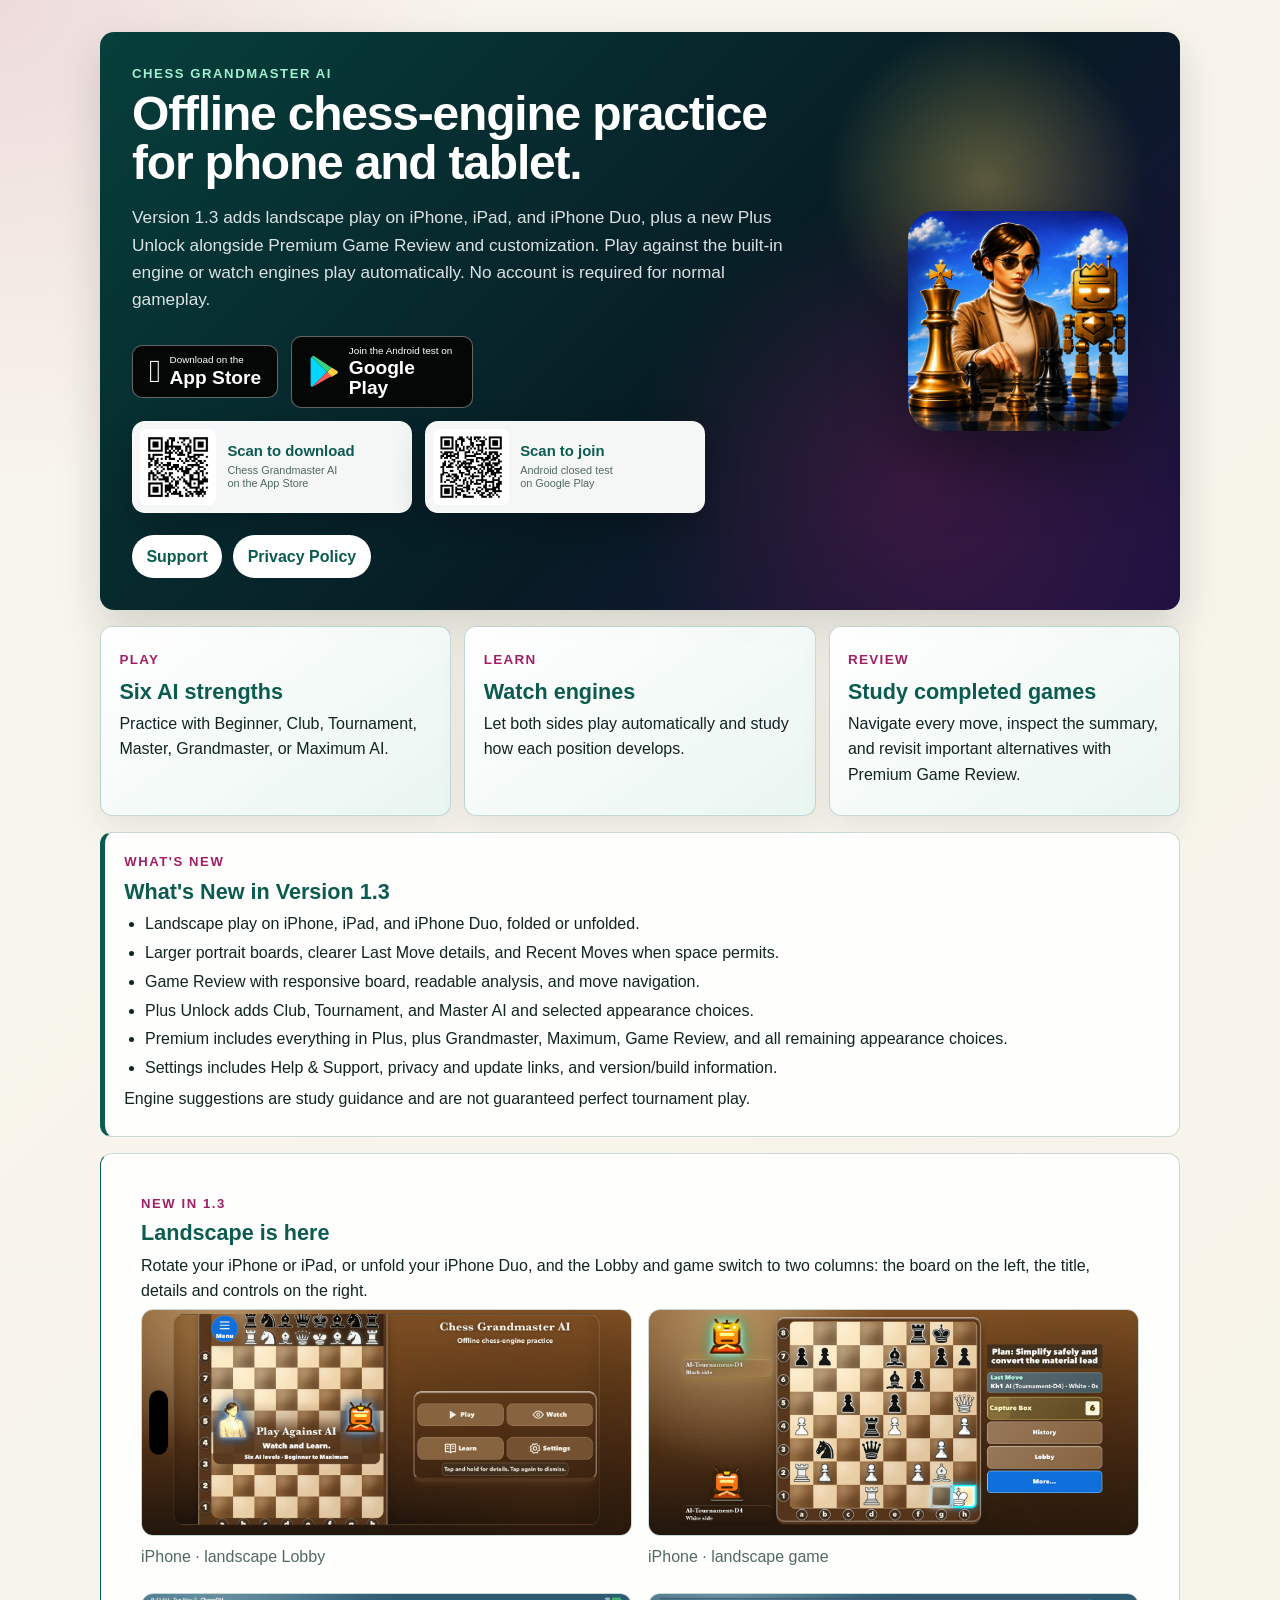
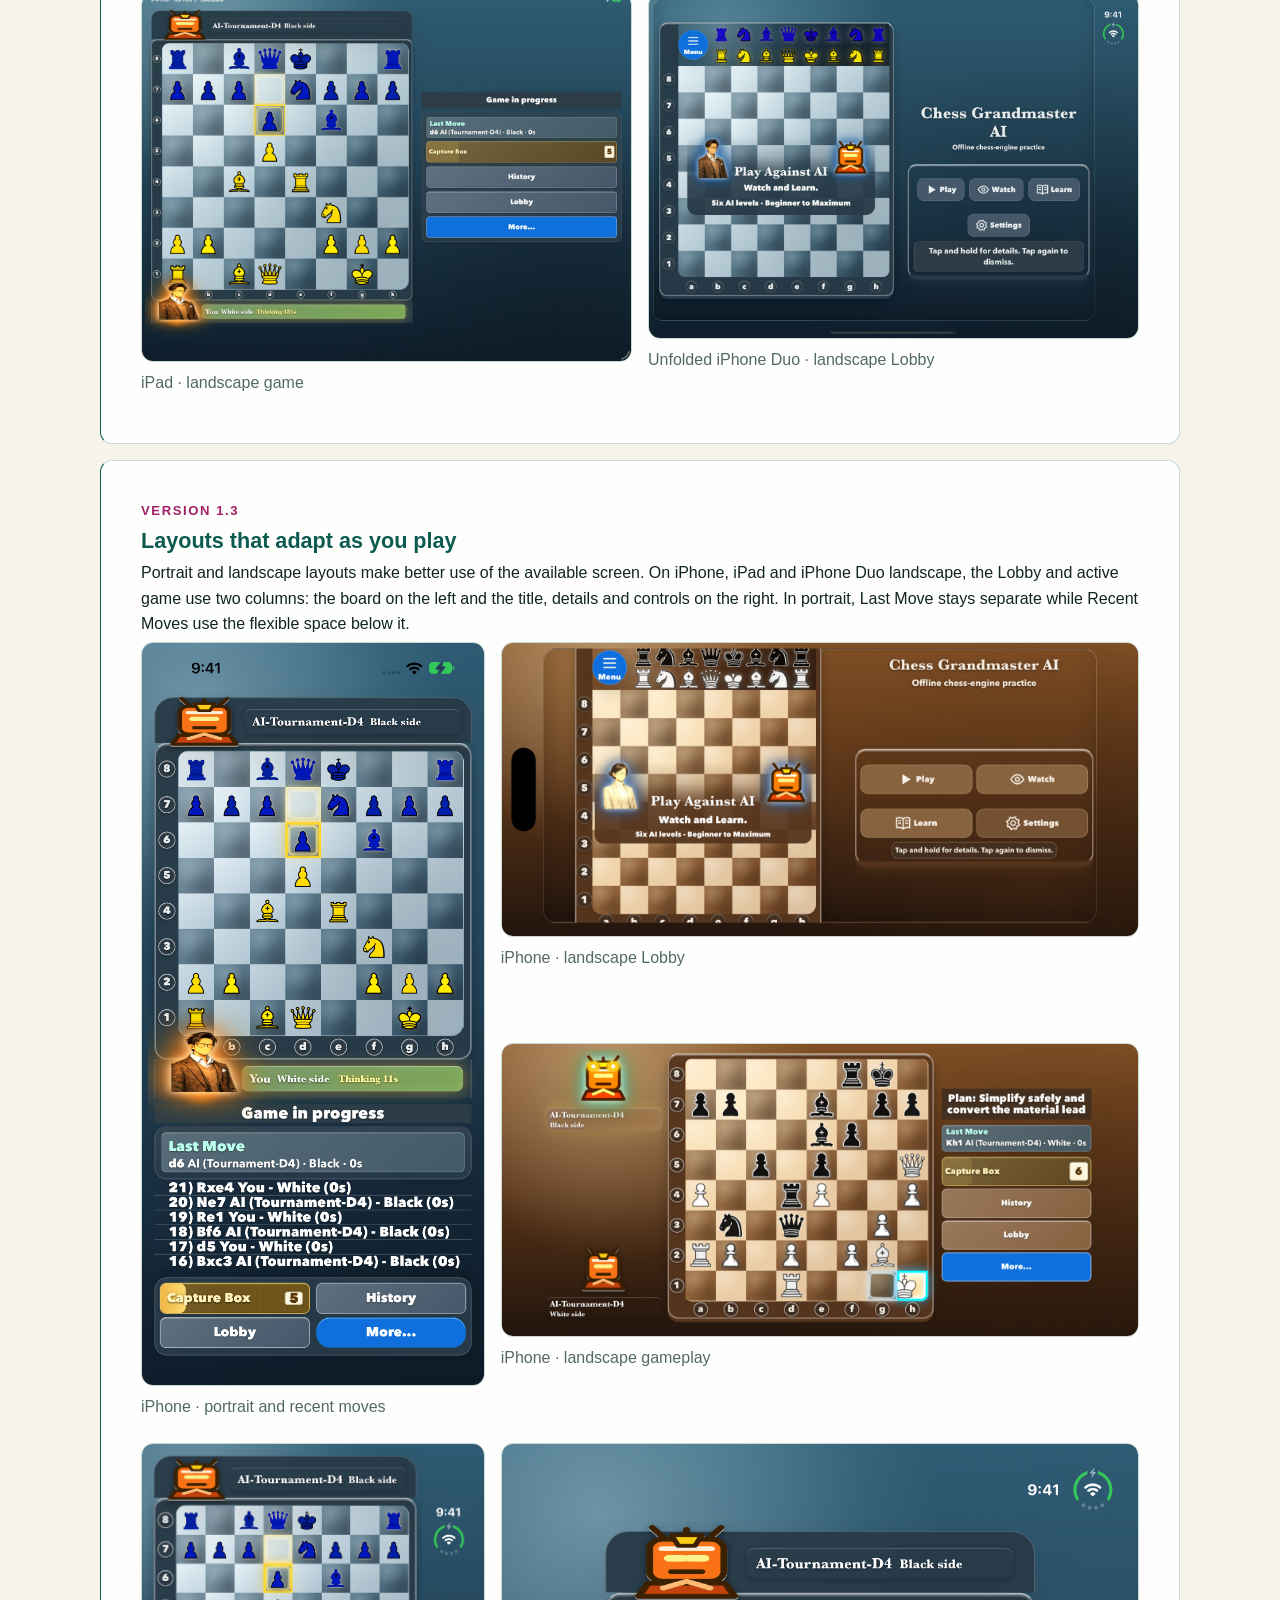
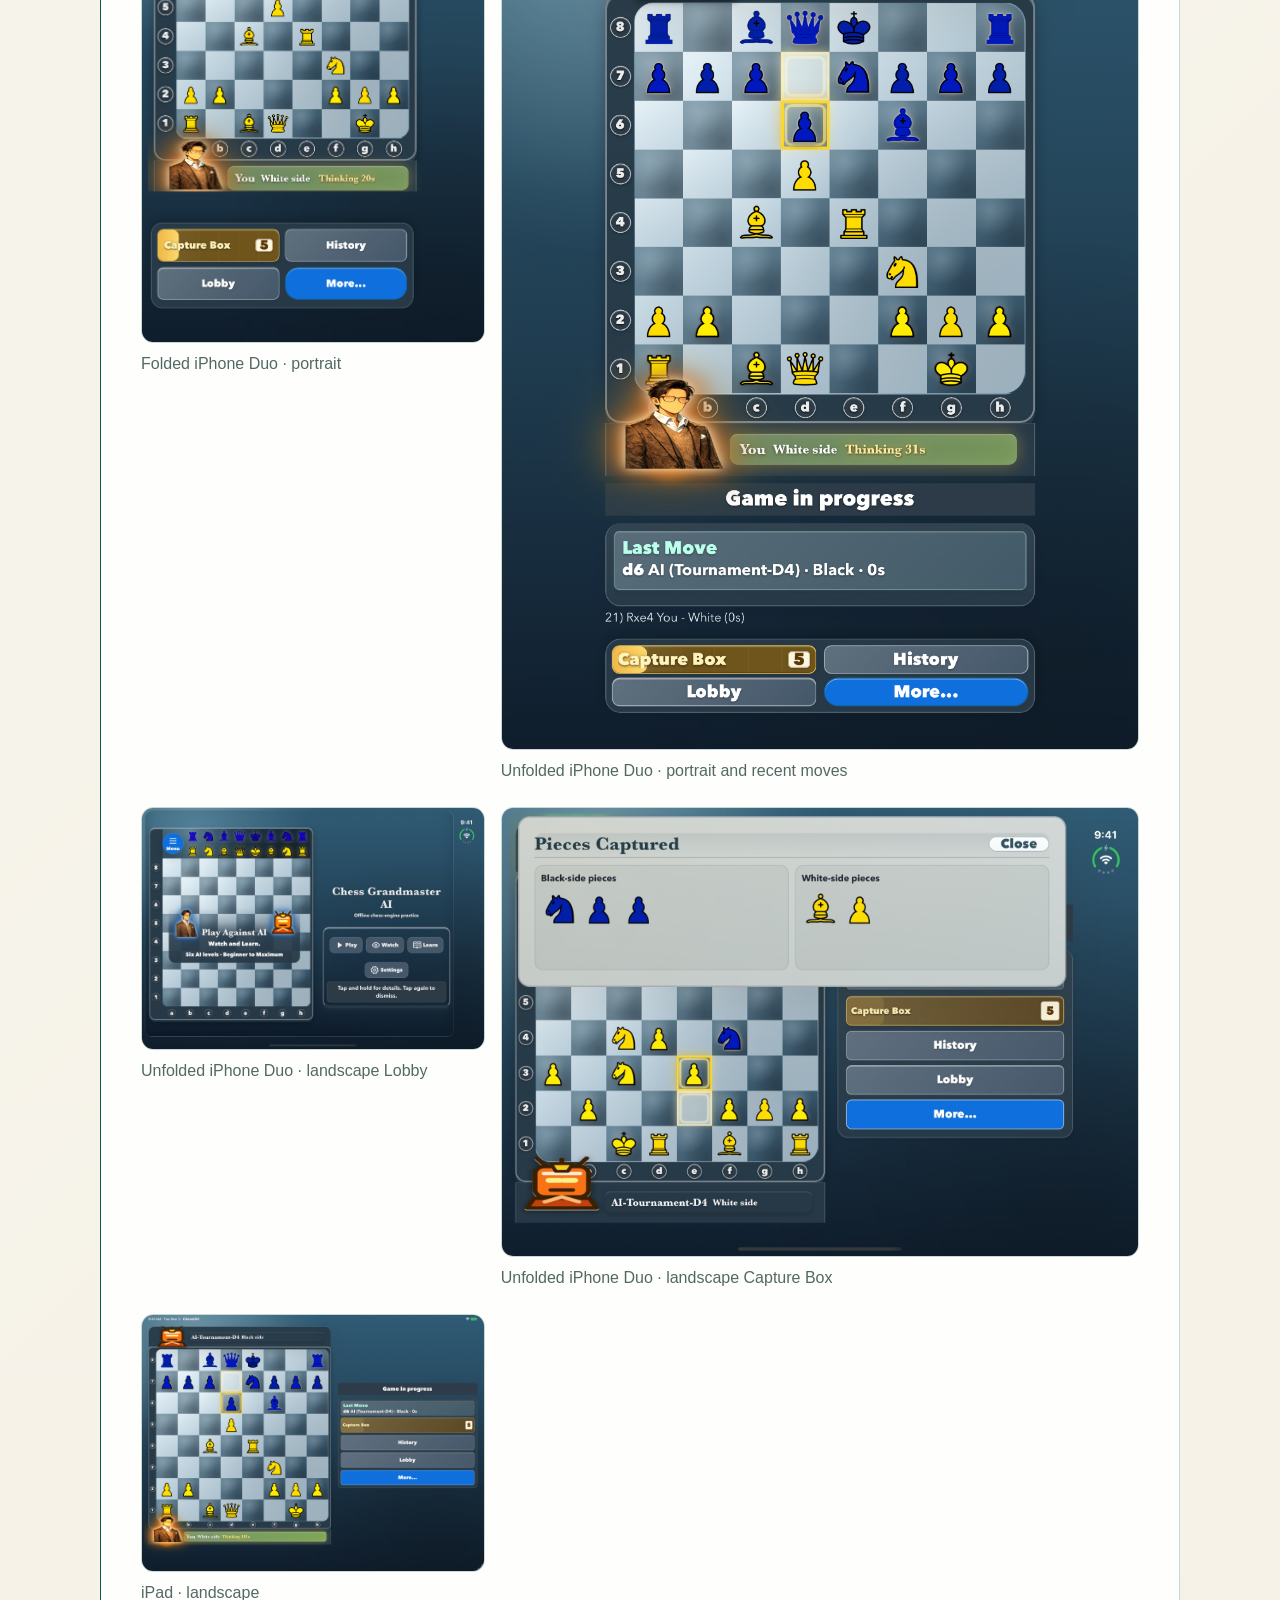
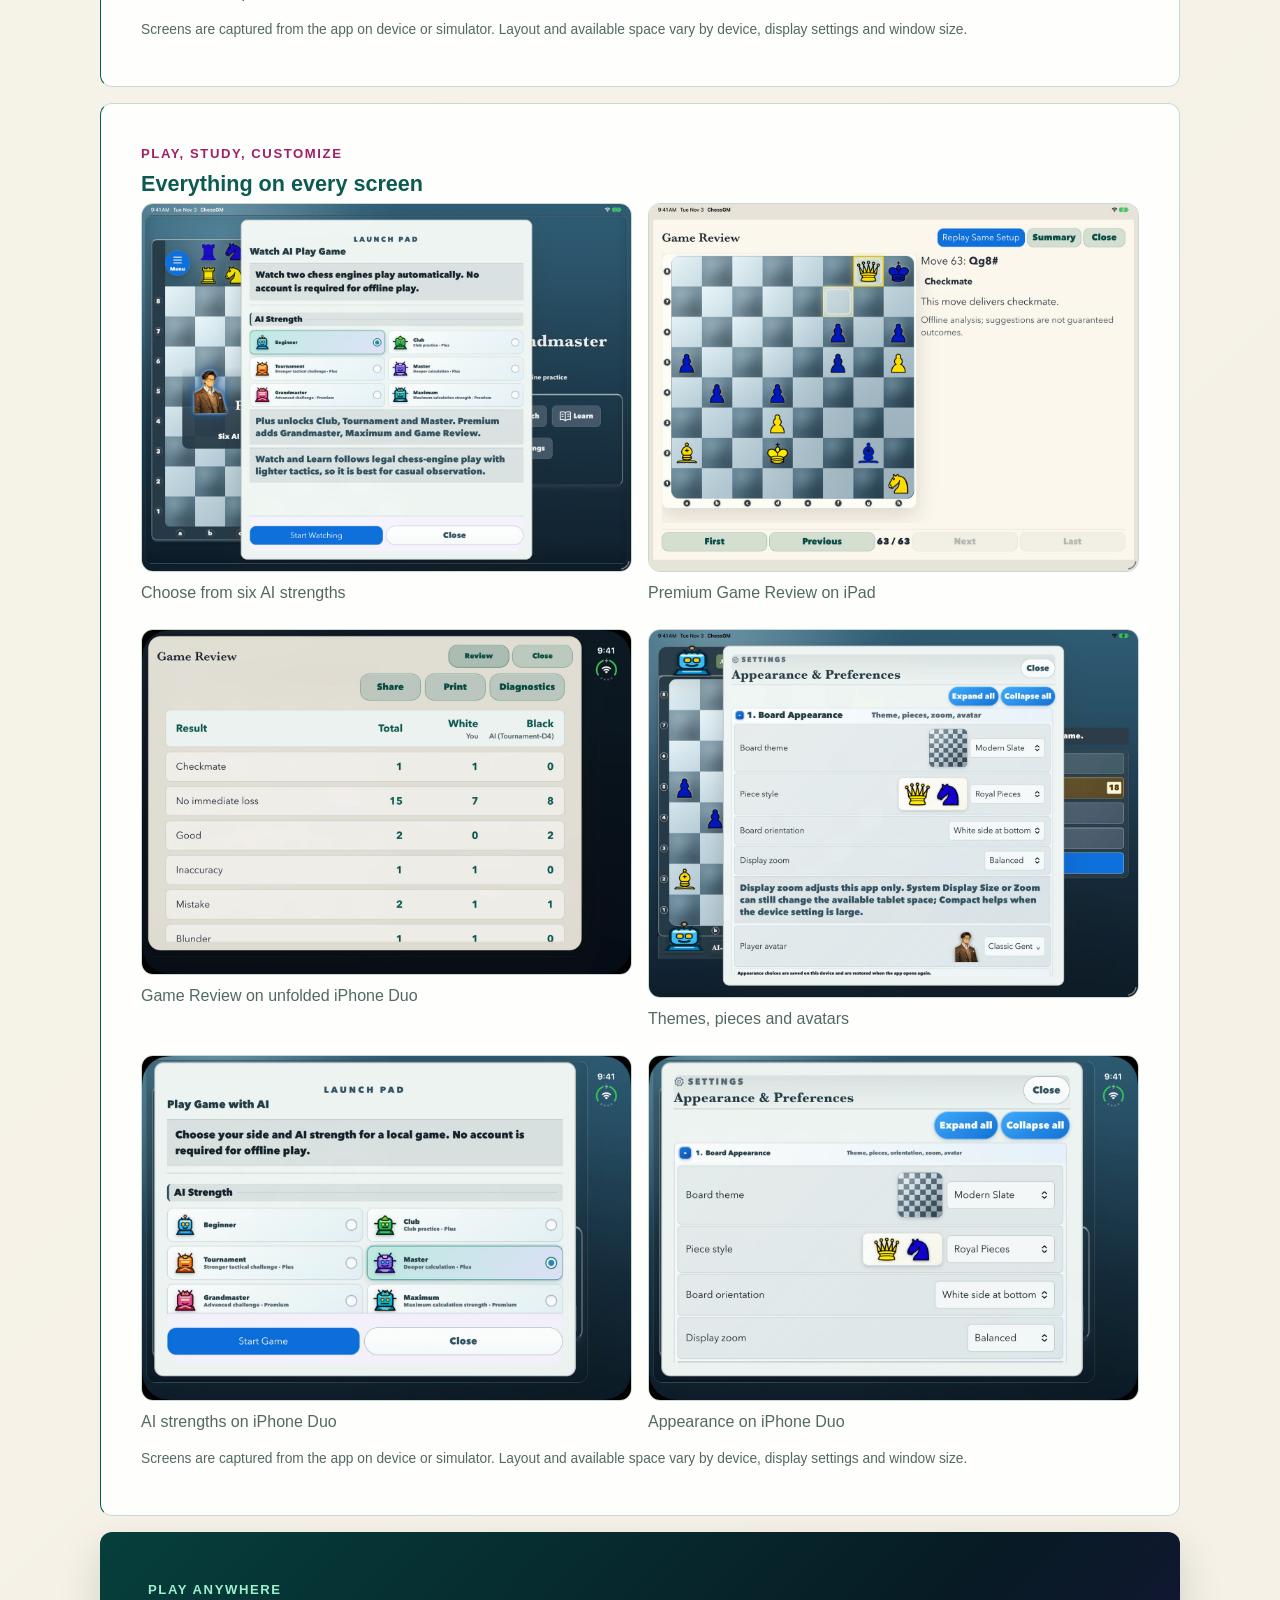
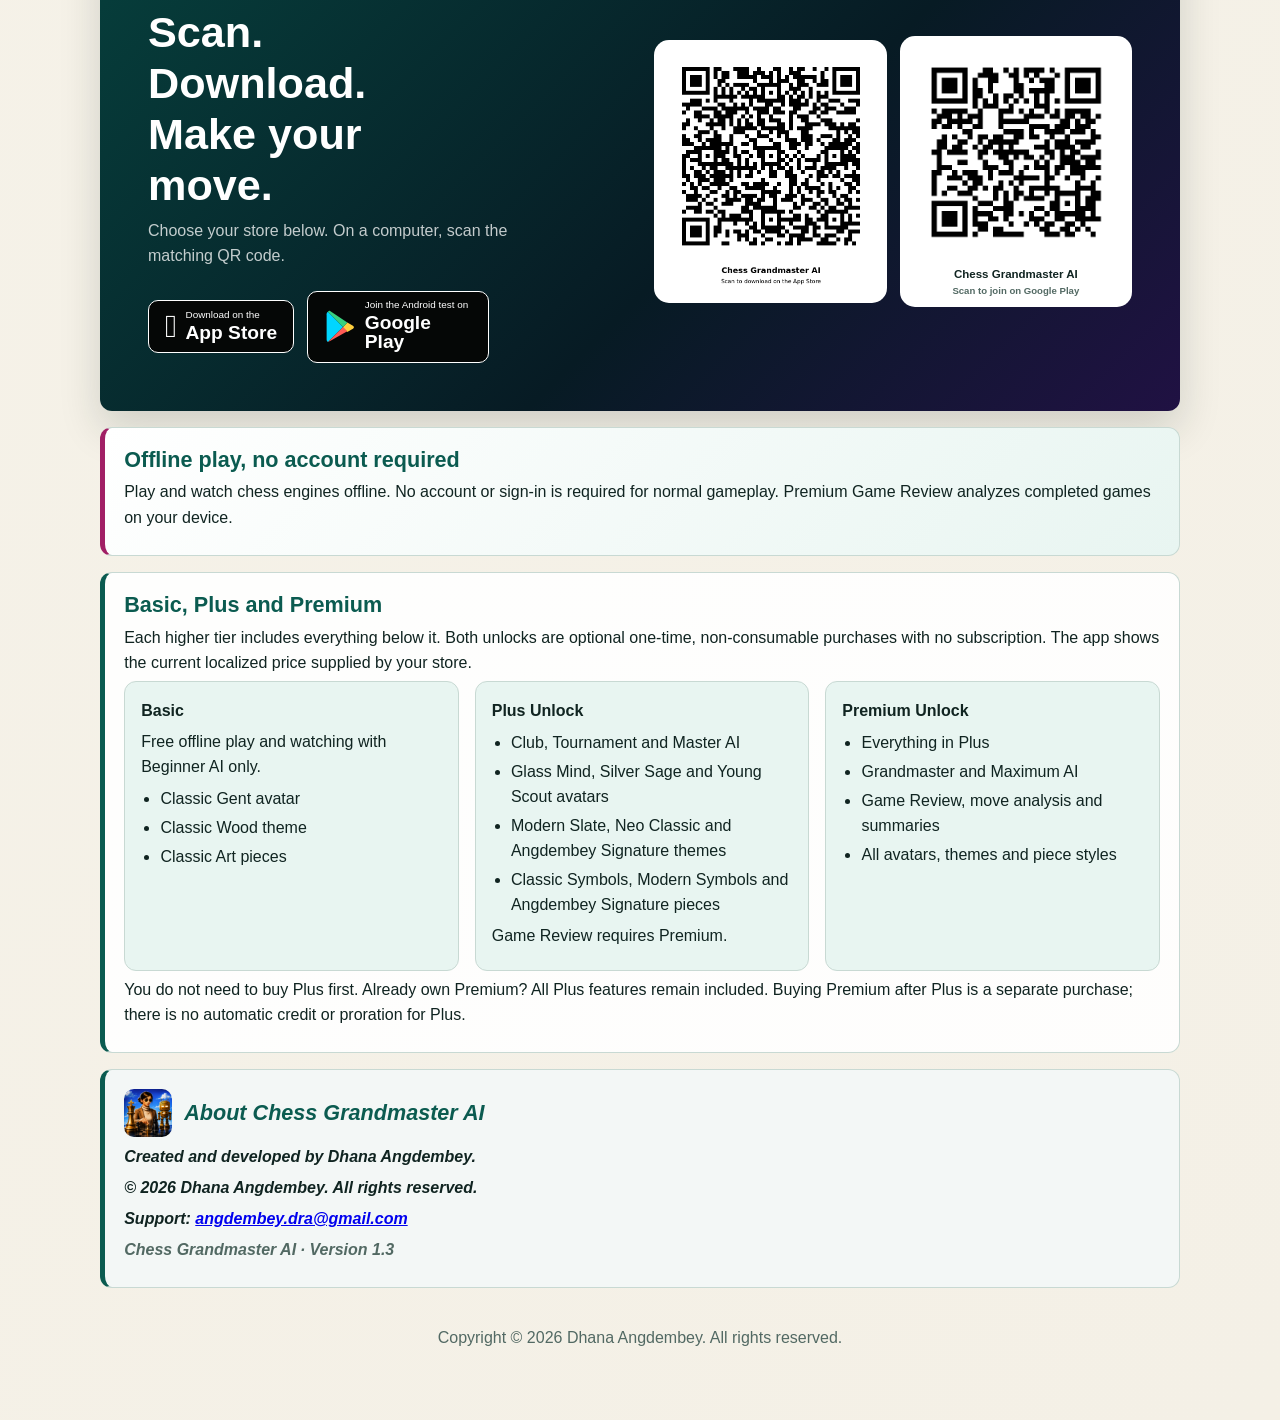
<file: docs/index.html>
<!doctype html>
<html lang="en">
  <head>
    <meta charset="utf-8">
    <meta name="viewport" content="width=device-width, initial-scale=1">
    <title>Chess Grandmaster AI</title>
    <meta name="description" content="Chess Grandmaster AI 1.3 offers offline chess in portrait and landscape, Plus and Premium unlocks, and local Game Review for iPhone, iPad, and iPhone Duo.">
    <link rel="icon" type="image/png" href="./assets/app-icon.png">
    <link rel="apple-touch-icon" href="./assets/app-icon.png">
    <meta property="og:title" content="Chess Grandmaster AI 1.3">
    <meta property="og:description" content="Play, review, and improve with offline chess-engine practice and local Game Review.">
    <meta property="og:image" content="https://angdembey.github.io/chess-grandmaster-site/assets/app-icon.png">
    <link rel="canonical" href="https://angdembey.github.io/chess-grandmaster-site/">
    <meta property="og:url" content="https://angdembey.github.io/chess-grandmaster-site/">
    <meta property="og:type" content="website">
    <link rel="stylesheet" href="./styles.css">
  </head>
  <body>
    <a class="skip-link" href="#main-content">Skip to content</a>
    <div class="page marketing-page">
      <header class="marketing-hero">
        <div class="hero-copy">
          <p class="eyebrow">Chess Grandmaster AI</p>
          <h1>Offline chess-engine practice for phone and tablet.</h1>
          <p class="summary">
            Version 1.3 adds landscape play on iPhone, iPad, and iPhone Duo, plus a new Plus Unlock alongside Premium Game Review and customization. Play against the built-in engine or watch engines play automatically. No account is required for normal gameplay.
          </p>
          <div class="hero-download-row">
            <div class="store-buttons">
              <a class="app-store-button store-option-ios" href="https://apps.apple.com/app/apple-store/id6787587394?pt=127766763&amp;ct=website&amp;mt=8" aria-label="Download Chess Grandmaster AI on the App Store">
                <span class="apple-mark" aria-hidden="true">&#63743;</span>
                <span><small>Download on the</small>App Store</span>
              </a>
              <a class="app-store-button google-play-button store-option-android" href="https://play.google.com/apps/testing/com.chessgrandmaster.app" aria-label="Join the Chess Grandmaster AI Android test on Google Play">
                <span class="google-play-mark" aria-hidden="true">
                  <svg viewBox="0 0 32 36" focusable="false">
                    <path fill="#00d6ff" d="M2 2 19 19 2 36c-1-.6-1.5-1.5-1.5-2.8V4.8C.5 3.5 1 2.6 2 2Z"/>
                    <path fill="#ffcf3e" d="m19 19 4.8-4.8 6.3 3.6c1.5.9 1.5 2.5 0 3.4l-6.3 3.6L19 19Z"/>
                    <path fill="#ff5b55" d="m2 36 17-17 4.8 4.8L4.4 35c-.9.5-1.7.8-2.4 1Z"/>
                    <path fill="#38d17f" d="m2 2 17 17 4.8-4.8L4.4 1C3.5.5 2.7.8 2 2Z"/>
                  </svg>
                </span>
                <span><small>Join the Android test on</small>Google Play</span>
              </a>
            </div>
            <div class="hero-qr-options" aria-label="Store download QR codes">
              <a class="hero-mini-qr store-option-ios" href="https://apps.apple.com/app/apple-store/id6787587394?pt=127766763&amp;ct=website&amp;mt=8" aria-label="Scan or click to download Chess Grandmaster AI on the App Store">
                <span class="hero-mini-qr-image">
                  <img src="./assets/app-store-qr-compact-v2.png" alt="" width="512" height="512">
                </span>
                <span><strong>Scan to download</strong><small>Chess Grandmaster AI<br>on the App Store</small></span>
              </a>
              <a class="hero-mini-qr store-option-android" href="https://play.google.com/apps/testing/com.chessgrandmaster.app" aria-label="Scan or click to join the Chess Grandmaster AI Android test on Google Play">
                <span class="hero-mini-qr-image">
                  <img src="./assets/google-play-qr.png" alt="" width="512" height="512">
                </span>
                <span><strong>Scan to join</strong><small>Android closed test<br>on Google Play</small></span>
              </a>
            </div>
          </div>
          <nav aria-label="Site navigation">
            <a href="./support/">Support</a>
            <a href="./privacy/">Privacy Policy</a>
          </nav>
        </div>
        <div class="hero-icon" aria-hidden="true">
          <img src="./assets/app-icon.png" alt="">
        </div>
      </header>

      <main id="main-content">
        <section class="feature-grid" aria-label="App highlights">
          <article>
            <span>Play</span>
            <h2>Six AI strengths</h2>
            <p>Practice with Beginner, Club, Tournament, Master, Grandmaster, or Maximum AI.</p>
          </article>
          <article>
            <span>Learn</span>
            <h2>Watch engines</h2>
            <p>Let both sides play automatically and study how each position develops.</p>
          </article>
          <article>
            <span>Review</span>
            <h2>Study completed games</h2>
            <p>Navigate every move, inspect the summary, and revisit important alternatives with Premium Game Review.</p>
          </article>
        </section>

        <section>
          <p class="eyebrow dark">What&apos;s new</p>
          <h2>What&apos;s New in Version 1.3</h2>
          <ul>
            <li>Landscape play on iPhone, iPad, and iPhone Duo, folded or unfolded.</li>
            <li>Larger portrait boards, clearer Last Move details, and Recent Moves when space permits.</li>
            <li>Game Review with responsive board, readable analysis, and move navigation.</li>
            <li>Plus Unlock adds Club, Tournament, and Master AI and selected appearance choices.</li>
            <li>Premium includes everything in Plus, plus Grandmaster, Maximum, Game Review, and all remaining appearance choices.</li>
            <li>Settings includes Help &amp; Support, privacy and update links, and version/build information.</li>
          </ul>
          <p>Engine suggestions are study guidance and are not guaranteed perfect tournament play.</p>
        </section>

        <section class="showcase" aria-labelledby="landscape-title">
          <p class="eyebrow dark">New in 1.3</p>
          <h2 id="landscape-title">Landscape is here</h2>
          <p>Rotate your iPhone or iPad, or unfold your iPhone Duo, and the Lobby and game switch to two columns: the board on the left, the title, details and controls on the right.</p>
          <div class="shot-grid">
            <figure><a href="./assets/media/v1.3/store/iphone-lobby-landscape.jpg"><img src="./assets/media/v1.3/store/iphone-lobby-landscape.jpg" alt="iPhone landscape Lobby with the board on the left and the title and actions on the right" loading="lazy"></a><figcaption>iPhone · landscape Lobby</figcaption></figure>
            <figure><a href="./assets/media/v1.3/store/iphone-game-landscape.jpg"><img src="./assets/media/v1.3/store/iphone-game-landscape.jpg" alt="iPhone landscape active game" loading="lazy"></a><figcaption>iPhone · landscape game</figcaption></figure>
            <figure><a href="./assets/media/v1.3/store/ipad-game-landscape.jpg"><img src="./assets/media/v1.3/store/ipad-game-landscape.jpg" alt="iPad landscape active game" loading="lazy"></a><figcaption>iPad · landscape game</figcaption></figure>
            <figure><a href="./assets/media/v1.3/store/duo-lobby-unfolded-landscape.jpg"><img src="./assets/media/v1.3/store/duo-lobby-unfolded-landscape.jpg" alt="Unfolded iPhone Duo landscape Lobby" loading="lazy"></a><figcaption>Unfolded iPhone Duo · landscape Lobby</figcaption></figure>
          </div>
        </section>


        <section class="showcase" aria-labelledby="responsive-previews-title">
          <p class="eyebrow dark">Version 1.3</p>
          <h2 id="responsive-previews-title">Layouts that adapt as you play</h2>
          <p>Portrait and landscape layouts make better use of the available screen. On iPhone, iPad and iPhone Duo landscape, the Lobby and active game use two columns: the board on the left and the title, details and controls on the right. In portrait, Last Move stays separate while Recent Moves use the flexible space below it.</p>
          <div class="responsive-previews">
            <figure><a href="./assets/media/v1.3/iphone-portrait-recent-moves.png"><img src="./assets/media/v1.3/iphone-portrait-recent-moves.png" alt="iPhone portrait gameplay with Last Move separate from left-aligned, single-line Recent Moves" loading="lazy"></a><figcaption>iPhone · portrait and recent moves</figcaption></figure>
            <figure><a href="./assets/media/v1.3/iphone-landscape-lobby.jpg"><img src="./assets/media/v1.3/iphone-landscape-lobby.jpg" alt="iPhone landscape Lobby with the board on the left and title and actions on the right" loading="lazy"></a><figcaption>iPhone · landscape Lobby</figcaption></figure>
            <figure><a href="./assets/media/v1.3/iphone-landscape-gameplay.jpg"><img src="./assets/media/v1.3/iphone-landscape-gameplay.jpg" alt="iPhone landscape gameplay with the board on the left and controls on the right" loading="lazy"></a><figcaption>iPhone · landscape gameplay</figcaption></figure>
            <figure><a href="./assets/media/v1.3/duo-folded-portrait-controls.png"><img src="./assets/media/v1.3/duo-folded-portrait-controls.png" alt="Folded iPhone Duo portrait gameplay with the board and fixed action dock" loading="lazy"></a><figcaption>Folded iPhone Duo · portrait</figcaption></figure>
            <figure><a href="./assets/media/v1.3/duo-unfolded-portrait-moves.png"><img src="./assets/media/v1.3/duo-unfolded-portrait-moves.png" alt="Unfolded iPhone Duo portrait gameplay with Last Move separate from Recent Moves and a fixed action dock" loading="lazy"></a><figcaption>Unfolded iPhone Duo · portrait and recent moves</figcaption></figure>
            <figure><a href="./assets/media/v1.3/duo-unfolded-landscape-lobby.jpg"><img src="./assets/media/v1.3/duo-unfolded-landscape-lobby.jpg" alt="Unfolded iPhone Duo landscape Lobby in two columns" loading="lazy"></a><figcaption>Unfolded iPhone Duo · landscape Lobby</figcaption></figure>
            <figure><a href="./assets/media/v1.3/duo-unfolded-landscape-capture-box.jpg"><img src="./assets/media/v1.3/duo-unfolded-landscape-capture-box.jpg" alt="Unfolded iPhone Duo landscape gameplay with the Capture Box popup" loading="lazy"></a><figcaption>Unfolded iPhone Duo · landscape Capture Box</figcaption></figure>
            <figure><a href="./assets/media/v1.3/ipad-landscape-gameplay.jpg"><img src="./assets/media/v1.3/ipad-landscape-gameplay.jpg" alt="iPad landscape gameplay with board and right-side controls" loading="lazy"></a><figcaption>iPad · landscape</figcaption></figure>
          </div>
          <p class="media-note">Screens are captured from the app on device or simulator. Layout and available space vary by device, display settings and window size.</p>
        </section>

        <section class="showcase" aria-labelledby="study-title">
          <p class="eyebrow dark">Play, study, customize</p>
          <h2 id="study-title">Everything on every screen</h2>
          <div class="shot-grid">
            <figure><a href="./assets/media/v1.3/store/ipad-ai-strengths-landscape.jpg"><img src="./assets/media/v1.3/store/ipad-ai-strengths-landscape.jpg" alt="iPad Watch and Learn with AI strength choices" loading="lazy"></a><figcaption>Choose from six AI strengths</figcaption></figure>
            <figure><a href="./assets/media/v1.3/store/ipad-game-review-landscape.jpg"><img src="./assets/media/v1.3/store/ipad-game-review-landscape.jpg" alt="iPad Game Review summary" loading="lazy"></a><figcaption>Premium Game Review on iPad</figcaption></figure>
            <figure><a href="./assets/media/v1.3/store/duo-game-review-landscape.jpg"><img src="./assets/media/v1.3/store/duo-game-review-landscape.jpg" alt="Unfolded iPhone Duo Game Review summary with results by side" loading="lazy"></a><figcaption>Game Review on unfolded iPhone Duo</figcaption></figure>
            <figure><a href="./assets/media/v1.3/store/ipad-appearance-landscape.jpg"><img src="./assets/media/v1.3/store/ipad-appearance-landscape.jpg" alt="iPad Appearance and Preferences with board theme, piece style and avatar" loading="lazy"></a><figcaption>Themes, pieces and avatars</figcaption></figure>
            <figure><a href="./assets/media/v1.3/store/duo-ai-strengths-landscape.jpg"><img src="./assets/media/v1.3/store/duo-ai-strengths-landscape.jpg" alt="Unfolded iPhone Duo AI strength choices" loading="lazy"></a><figcaption>AI strengths on iPhone Duo</figcaption></figure>
            <figure><a href="./assets/media/v1.3/store/duo-appearance-landscape.jpg"><img src="./assets/media/v1.3/store/duo-appearance-landscape.jpg" alt="Unfolded iPhone Duo appearance settings" loading="lazy"></a><figcaption>Appearance on iPhone Duo</figcaption></figure>
          </div>
          <p class="media-note">Screens are captured from the app on device or simulator. Layout and available space vary by device, display settings and window size.</p>
        </section>

        <section class="download-card" aria-labelledby="download-title">
          <div class="download-copy">
            <p class="eyebrow">Play anywhere</p>
            <h2 id="download-title">Scan. Download. Make your move.</h2>
            <p>Choose your store below. On a computer, scan the matching QR code.</p>
            <div class="store-buttons download-buttons">
              <a class="app-store-button light store-option-ios" href="https://apps.apple.com/app/apple-store/id6787587394?pt=127766763&amp;ct=website&amp;mt=8" aria-label="Download Chess Grandmaster AI on the App Store">
                <span class="apple-mark" aria-hidden="true">&#63743;</span>
                <span><small>Download on the</small>App Store</span>
              </a>
              <a class="app-store-button light google-play-button store-option-android" href="https://play.google.com/apps/testing/com.chessgrandmaster.app" aria-label="Join the Chess Grandmaster AI Android test on Google Play">
                <span class="google-play-mark" aria-hidden="true">
                  <svg viewBox="0 0 32 36" focusable="false">
                    <path fill="#00d6ff" d="M2 2 19 19 2 36c-1-.6-1.5-1.5-1.5-2.8V4.8C.5 3.5 1 2.6 2 2Z"/>
                    <path fill="#ffcf3e" d="m19 19 4.8-4.8 6.3 3.6c1.5.9 1.5 2.5 0 3.4l-6.3 3.6-4.8-4.8Z"/>
                    <path fill="#ff5b55" d="m2 36 17-17 4.8 4.8L4.4 35c-.9.5-1.7.8-2.4 1Z"/>
                    <path fill="#38d17f" d="m2 2 17 17 4.8-4.8L4.4 1C3.5.5 2.7.8 2 2Z"/>
                  </svg>
                </span>
                <span><small>Join the Android test on</small>Google Play</span>
              </a>
            </div>
          </div>
          <div class="download-qr-options" aria-label="Store download QR codes">
            <a class="qr-wrap store-option-ios" href="https://apps.apple.com/app/apple-store/id6787587394?pt=127766763&amp;ct=website&amp;mt=8" aria-label="Open Chess Grandmaster AI in the App Store">
              <img src="./assets/app-store-qr.png" alt="QR code to download Chess Grandmaster AI from the App Store" width="742" height="857">
            </a>
            <a class="qr-wrap store-option-android" href="https://play.google.com/apps/testing/com.chessgrandmaster.app" aria-label="Open the Chess Grandmaster AI Android test in Google Play">
              <img src="./assets/google-play-qr.png" alt="QR code to join the Chess Grandmaster AI Android test on Google Play" width="512" height="512">
              <span class="qr-caption"><strong>Chess Grandmaster AI</strong><small>Scan to join on Google Play</small></span>
            </a>
          </div>
        </section>

        <section class="notice">
          <h2>Offline play, no account required</h2>
          <p>
            Play and watch chess engines offline. No account or sign-in is required for normal gameplay. Premium Game Review analyzes completed games on your device.
          </p>
        </section>

        <section aria-labelledby="tiers-title">
          <h2 id="tiers-title">Basic, Plus and Premium</h2>
          <p>Each higher tier includes everything below it. Both unlocks are optional one-time, non-consumable purchases with no subscription. The app shows the current localized price supplied by your store.</p>
          <div class="tier-grid">
            <article><h3>Basic</h3><p>Free offline play and watching with Beginner AI only.</p><ul><li>Classic Gent avatar</li><li>Classic Wood theme</li><li>Classic Art pieces</li></ul></article>
            <article><h3>Plus Unlock</h3><ul><li>Club, Tournament and Master AI</li><li>Glass Mind, Silver Sage and Young Scout avatars</li><li>Modern Slate, Neo Classic and Angdembey Signature themes</li><li>Classic Symbols, Modern Symbols and Angdembey Signature pieces</li></ul><p>Game Review requires Premium.</p></article>
            <article><h3>Premium Unlock</h3><ul><li>Everything in Plus</li><li>Grandmaster and Maximum AI</li><li>Game Review, move analysis and summaries</li><li>All avatars, themes and piece styles</li></ul></article>
          </div>
          <p>You do not need to buy Plus first. Already own Premium? All Plus features remain included. Buying Premium after Plus is a separate purchase; there is no automatic credit or proration for Plus.</p>
        </section>
        <section class="about-app-card" aria-label="About Chess Grandmaster AI">
          <h2><img src="./assets/app-icon.png" alt="" width="48" height="48">About Chess Grandmaster AI</h2>
          <p>Created and developed by Dhana Angdembey.</p>
          <p>© 2026 Dhana Angdembey. All rights reserved.</p>
          <p>Support: <a href="mailto:angdembey.dra@gmail.com">angdembey.dra@gmail.com</a></p>
          <p class="about-app-version">Chess Grandmaster AI · Version 1.3</p>
        </section>
      </main>

      <footer>
        <p>Copyright © 2026 Dhana Angdembey. All rights reserved.</p>
      </footer>
    </div>
    <script>
      (() => {
        const userAgent = navigator.userAgent || "";
        const isAndroid = /Android/i.test(userAgent);
        const isIOS = /iPhone|iPad|iPod/i.test(userAgent)
          || (navigator.platform === "MacIntel" && navigator.maxTouchPoints > 1);

        if (isAndroid) document.body.dataset.platform = "android";
        if (isIOS) document.body.dataset.platform = "ios";
      })();
    </script>
  </body>
</html>
</file>
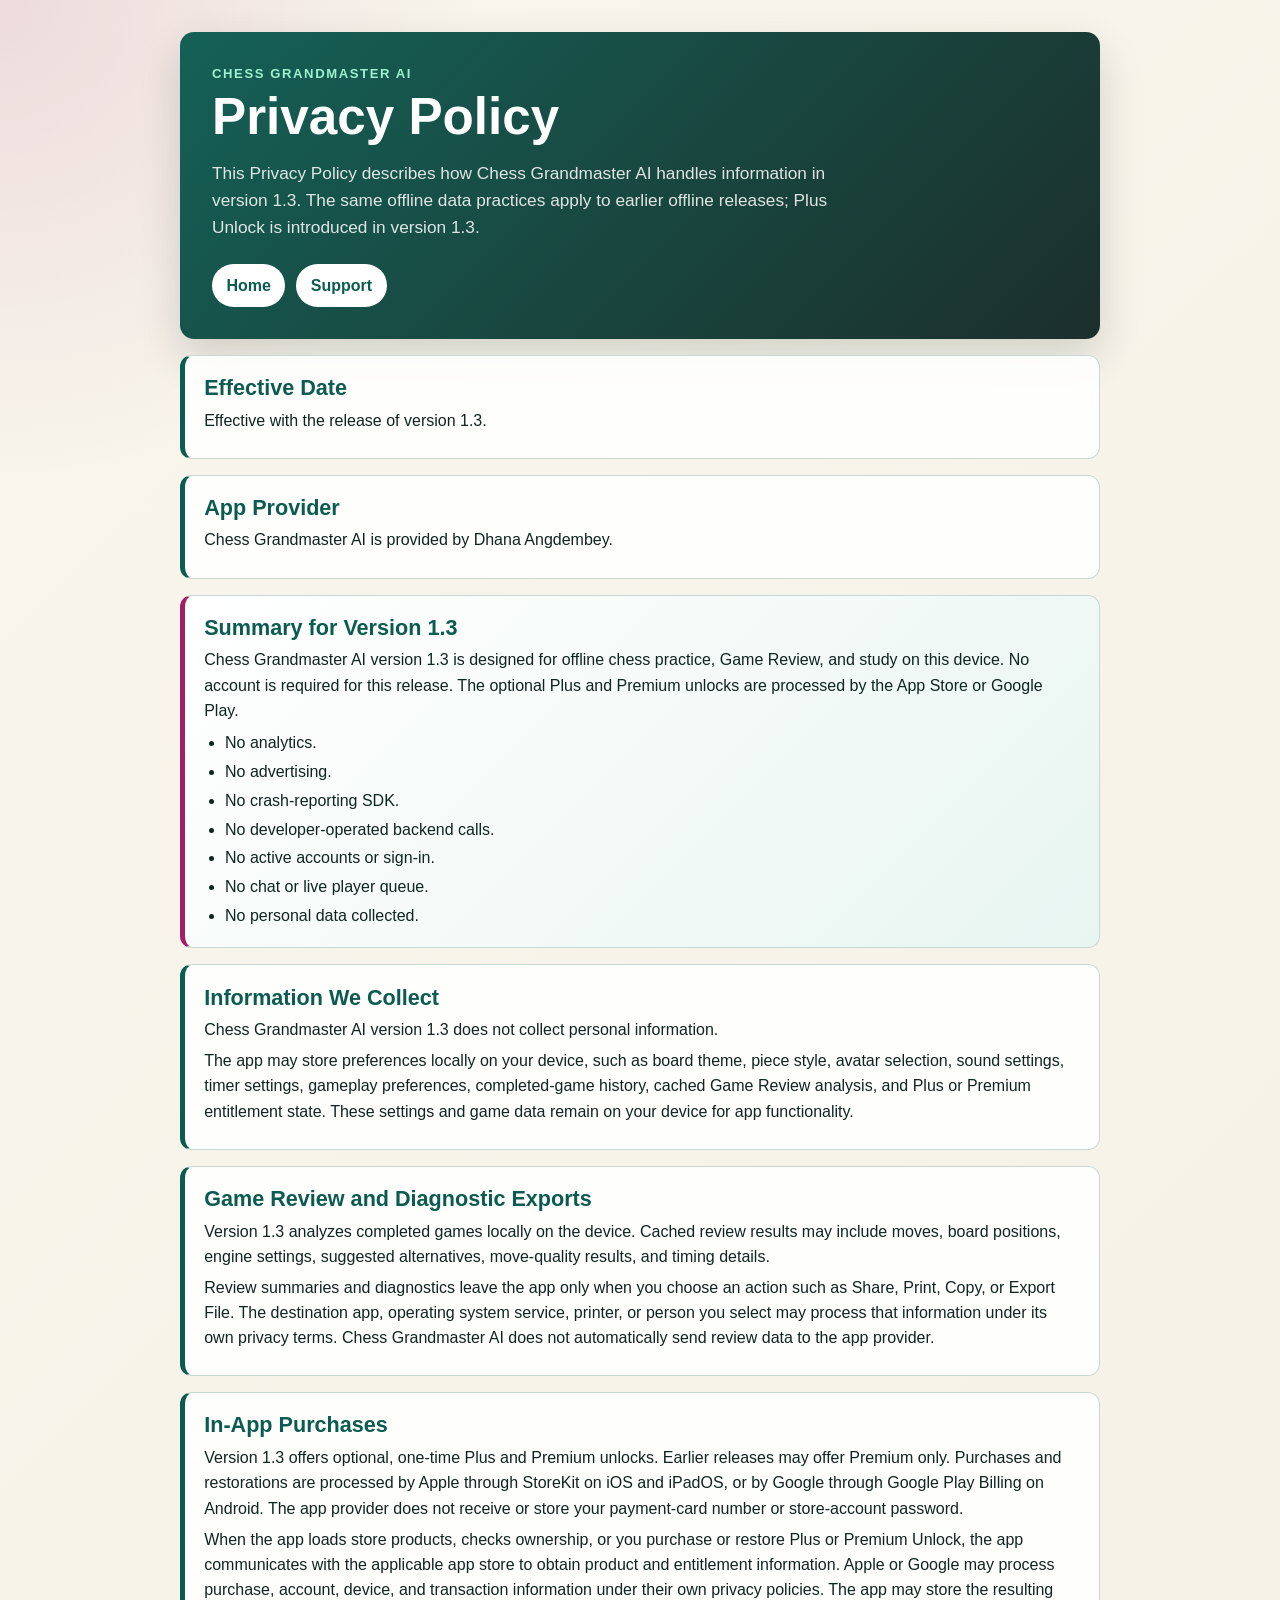
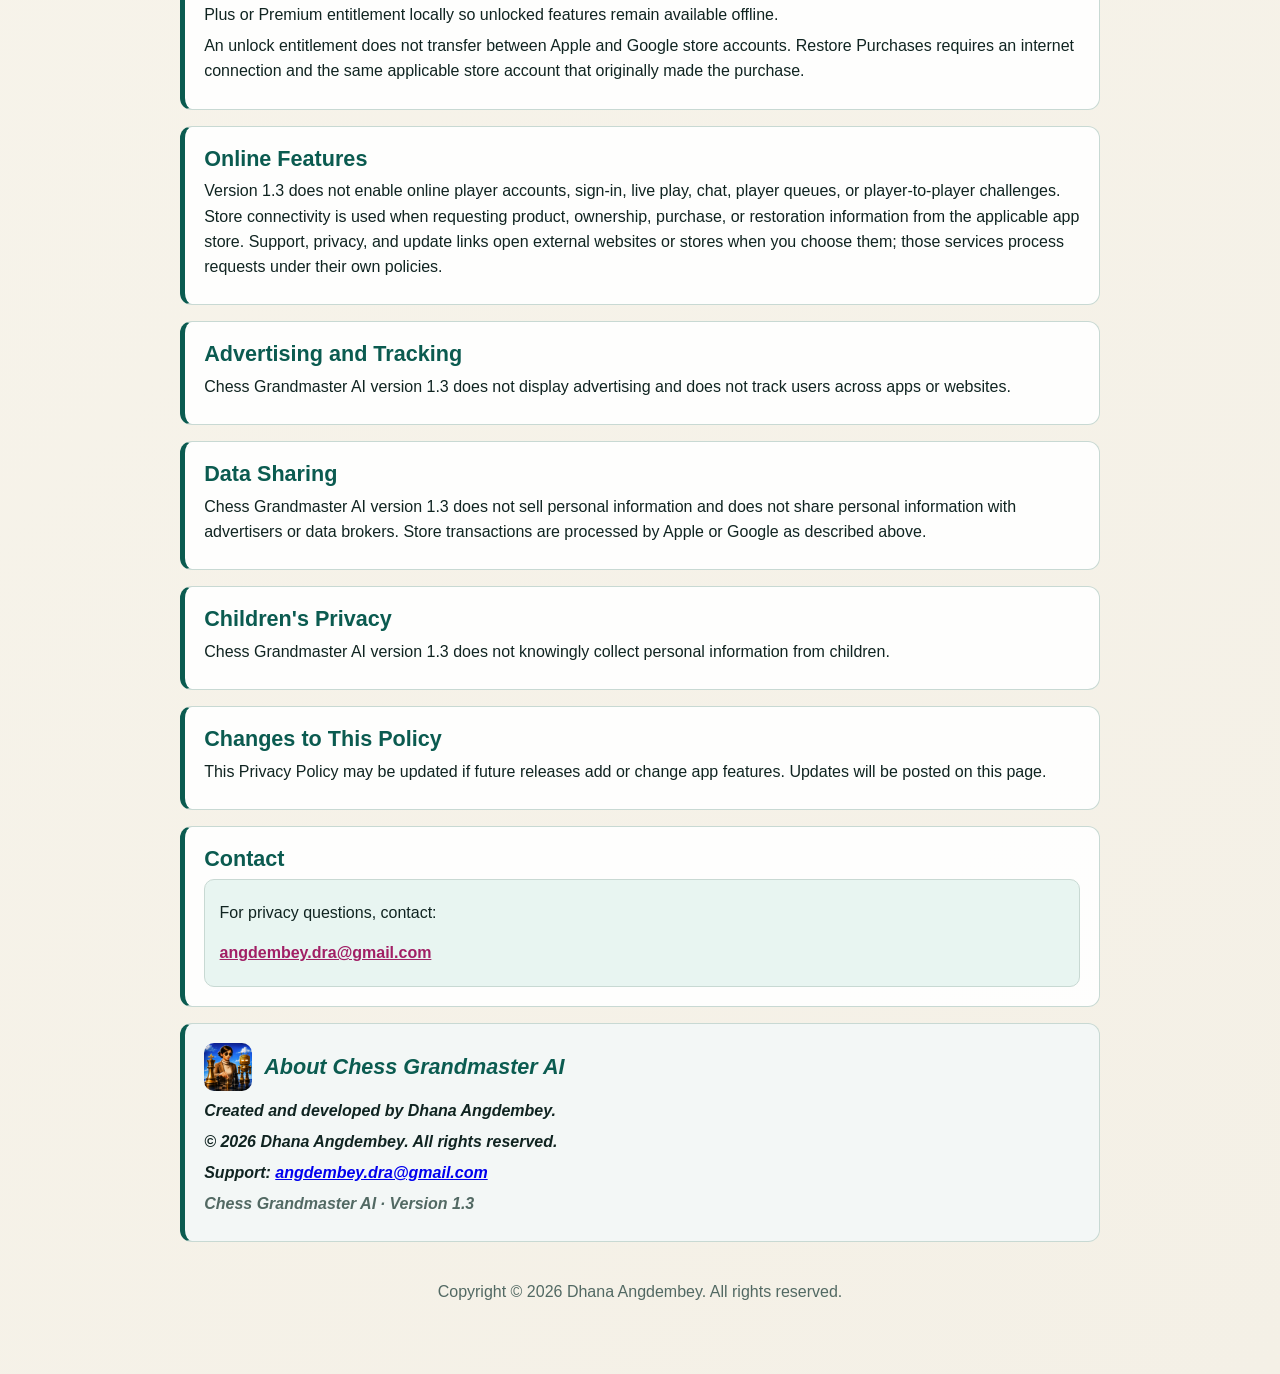
<file: docs/privacy/index.html>
<!doctype html>
<html lang="en">
  <head>
    <meta charset="utf-8">
    <meta name="viewport" content="width=device-width, initial-scale=1">
    <title>Privacy Policy - Chess Grandmaster AI</title>
    <meta name="description" content="Privacy practices for Chess Grandmaster AI 1.3: offline gameplay, local Game Review, optional store purchases, and diagnostic exports.">
    <link rel="icon" type="image/png" href="../assets/app-icon.png">
    <link rel="apple-touch-icon" href="../assets/app-icon.png">
    <meta property="og:title" content="Privacy Policy - Chess Grandmaster AI">
    <meta property="og:description" content="Privacy practices for Chess Grandmaster AI 1.3: offline gameplay, local Game Review, optional store purchases, and diagnostic exports.">
    <meta property="og:image" content="https://angdembey.github.io/chess-grandmaster-site/assets/app-icon.png">
    <link rel="canonical" href="https://angdembey.github.io/chess-grandmaster-site/privacy/">
    <meta property="og:url" content="https://angdembey.github.io/chess-grandmaster-site/privacy/">
    <meta property="og:type" content="website">
    <link rel="stylesheet" href="../styles.css">
  </head>
  <body>
    <a class="skip-link" href="#main-content">Skip to content</a>
    <div class="page">
      <header>
        <p class="eyebrow">Chess Grandmaster AI</p>
        <h1>Privacy Policy</h1>
        <p class="summary">
          This Privacy Policy describes how Chess Grandmaster AI handles information in version 1.3. The same offline data practices apply to earlier offline releases; Plus Unlock is introduced in version 1.3.
        </p>
        <nav aria-label="Site navigation">
          <a href="../">Home</a>
          <a href="../support/">Support</a>
        </nav>
      </header>

      <main id="main-content">
        <section>
          <h2>Effective Date</h2>
          <p>Effective with the release of version 1.3.</p>
        </section>

        <section>
          <h2>App Provider</h2>
          <p>
            Chess Grandmaster AI is provided by Dhana Angdembey.
          </p>
        </section>

        <section class="notice">
          <h2>Summary for Version 1.3</h2>
          <p>
            Chess Grandmaster AI version 1.3 is designed for offline chess practice, Game Review, and study on this device. No account is required for this release. The optional Plus and Premium unlocks are processed by the App Store or Google Play.
          </p>
          <ul>
            <li>No analytics.</li>
            <li>No advertising.</li>
            <li>No crash-reporting SDK.</li>
            <li>No developer-operated backend calls.</li>
            <li>No active accounts or sign-in.</li>
            <li>No chat or live player queue.</li>
            <li>No personal data collected.</li>
          </ul>
        </section>

        <section>
          <h2>Information We Collect</h2>
          <p>
            Chess Grandmaster AI version 1.3 does not collect personal information.
          </p>
          <p>
            The app may store preferences locally on your device, such as board theme, piece style, avatar selection, sound settings, timer settings, gameplay preferences, completed-game history, cached Game Review analysis, and Plus or Premium entitlement state. These settings and game data remain on your device for app functionality.
          </p>
        </section>

        <section>
          <h2>Game Review and Diagnostic Exports</h2>
          <p>
            Version 1.3 analyzes completed games locally on the device. Cached review results may include moves, board positions, engine settings, suggested alternatives, move-quality results, and timing details.
          </p>
          <p>
            Review summaries and diagnostics leave the app only when you choose an action such as Share, Print, Copy, or Export File. The destination app, operating system service, printer, or person you select may process that information under its own privacy terms. Chess Grandmaster AI does not automatically send review data to the app provider.
          </p>
        </section>

        <section>
          <h2>In-App Purchases</h2>
          <p>
            Version 1.3 offers optional, one-time Plus and Premium unlocks. Earlier releases may offer Premium only. Purchases and restorations are processed by Apple through StoreKit on iOS and iPadOS, or by Google through Google Play Billing on Android. The app provider does not receive or store your payment-card number or store-account password.
          </p>
          <p>
            When the app loads store products, checks ownership, or you purchase or restore Plus or Premium Unlock, the app communicates with the applicable app store to obtain product and entitlement information. Apple or Google may process purchase, account, device, and transaction information under their own privacy policies. The app may store the resulting Plus or Premium entitlement locally so unlocked features remain available offline.
          </p>
          <p>
            An unlock entitlement does not transfer between Apple and Google store accounts. Restore Purchases requires an internet connection and the same applicable store account that originally made the purchase.
          </p>
        </section>

        <section>
          <h2>Online Features</h2>
          <p>
            Version 1.3 does not enable online player accounts, sign-in, live play, chat, player queues, or player-to-player challenges. Store connectivity is used when requesting product, ownership, purchase, or restoration information from the applicable app store. Support, privacy, and update links open external websites or stores when you choose them; those services process requests under their own policies.
          </p>
        </section>

        <section>
          <h2>Advertising and Tracking</h2>
          <p>
            Chess Grandmaster AI version 1.3 does not display advertising and does not track users across apps or websites.
          </p>
        </section>

        <section>
          <h2>Data Sharing</h2>
          <p>
            Chess Grandmaster AI version 1.3 does not sell personal information and does not share personal information with advertisers or data brokers. Store transactions are processed by Apple or Google as described above.
          </p>
        </section>

        <section>
          <h2>Children's Privacy</h2>
          <p>
            Chess Grandmaster AI version 1.3 does not knowingly collect personal information from children.
          </p>
        </section>

        <section>
          <h2>Changes to This Policy</h2>
          <p>
            This Privacy Policy may be updated if future releases add or change app features. Updates will be posted on this page.
          </p>
        </section>

        <section>
          <h2>Contact</h2>
          <div class="contact-card">
            <p>For privacy questions, contact:</p>
            <p><a href="mailto:angdembey.dra@gmail.com">angdembey.dra@gmail.com</a></p>
          </div>
        </section>
        <section class="about-app-card" aria-label="About Chess Grandmaster AI">
          <h2><img src="../assets/app-icon.png" alt="" width="48" height="48">About Chess Grandmaster AI</h2>
          <p>Created and developed by Dhana Angdembey.</p>
          <p>© 2026 Dhana Angdembey. All rights reserved.</p>
          <p>Support: <a href="mailto:angdembey.dra@gmail.com">angdembey.dra@gmail.com</a></p>
          <p class="about-app-version">Chess Grandmaster AI · Version 1.3</p>
        </section>
      </main>

      <footer>
        <p>Copyright © 2026 Dhana Angdembey. All rights reserved.</p>
      </footer>
    </div>
  </body>
</html>
</file>
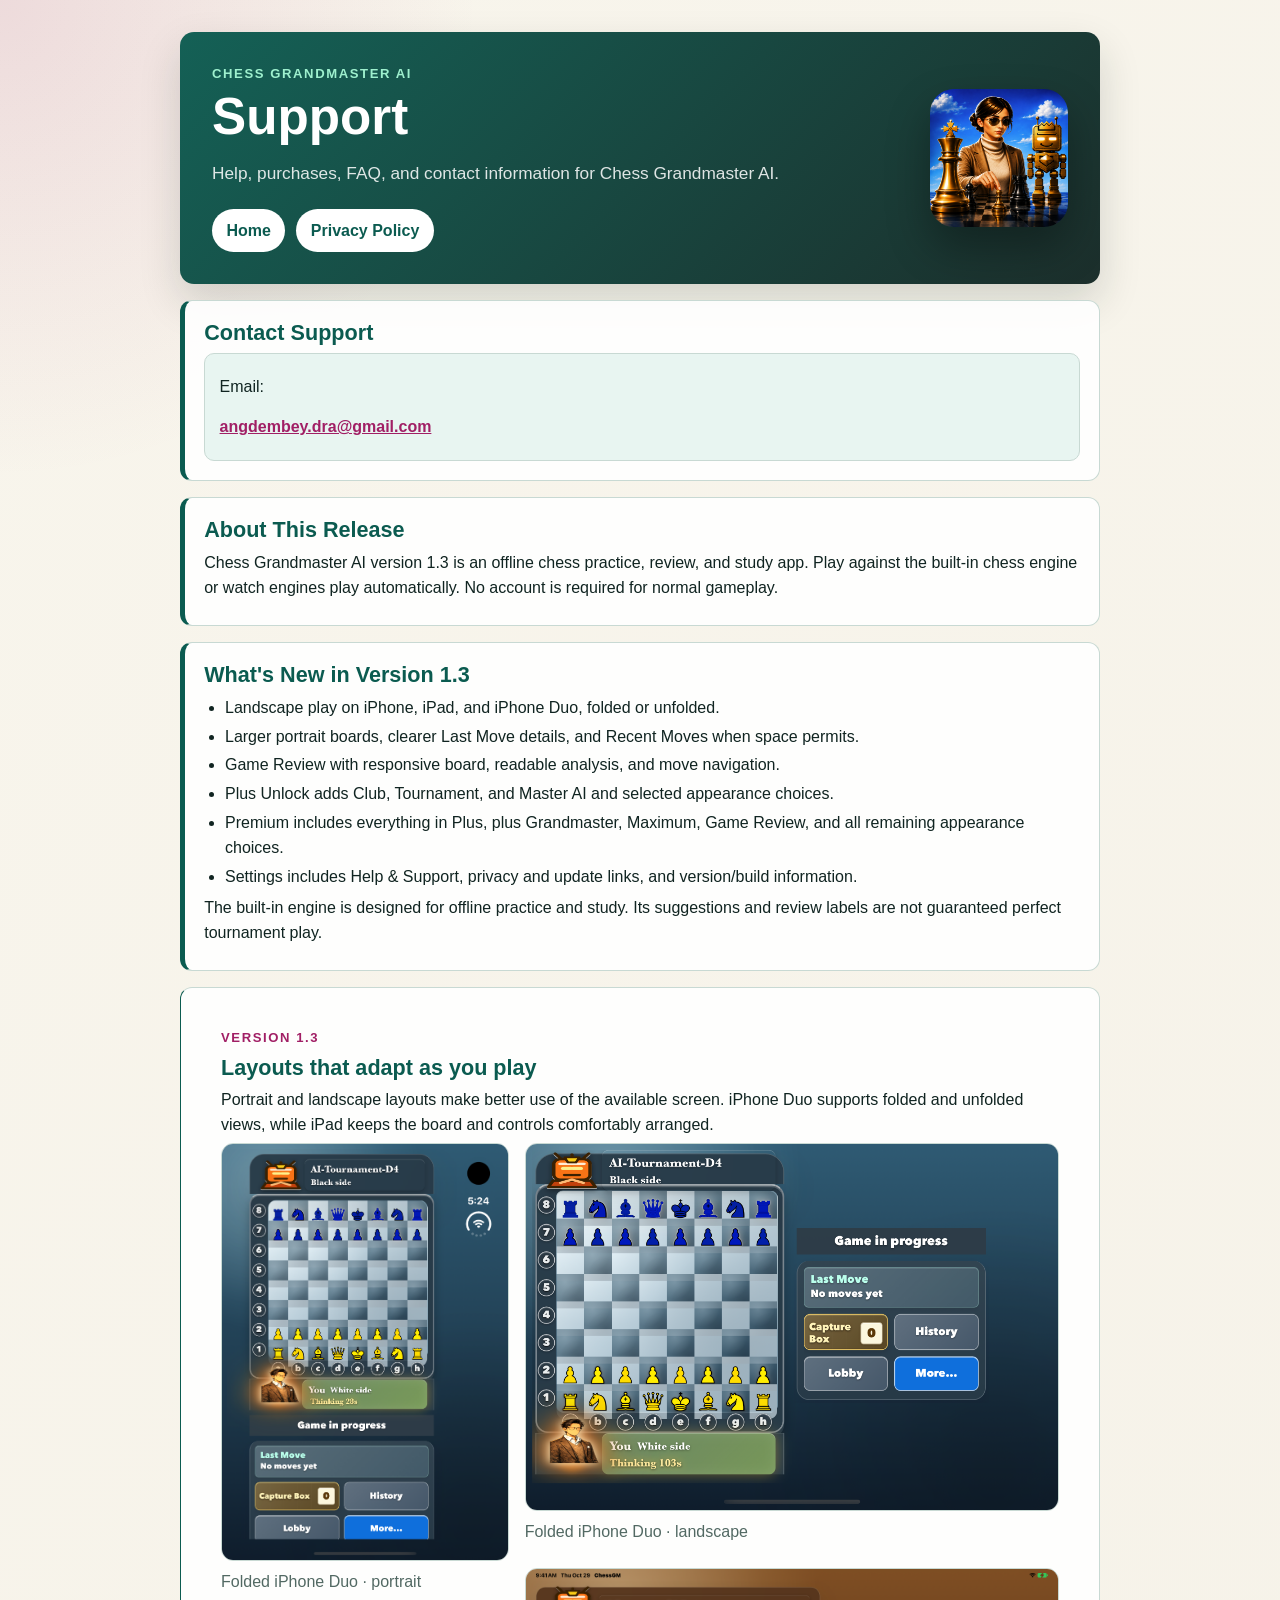
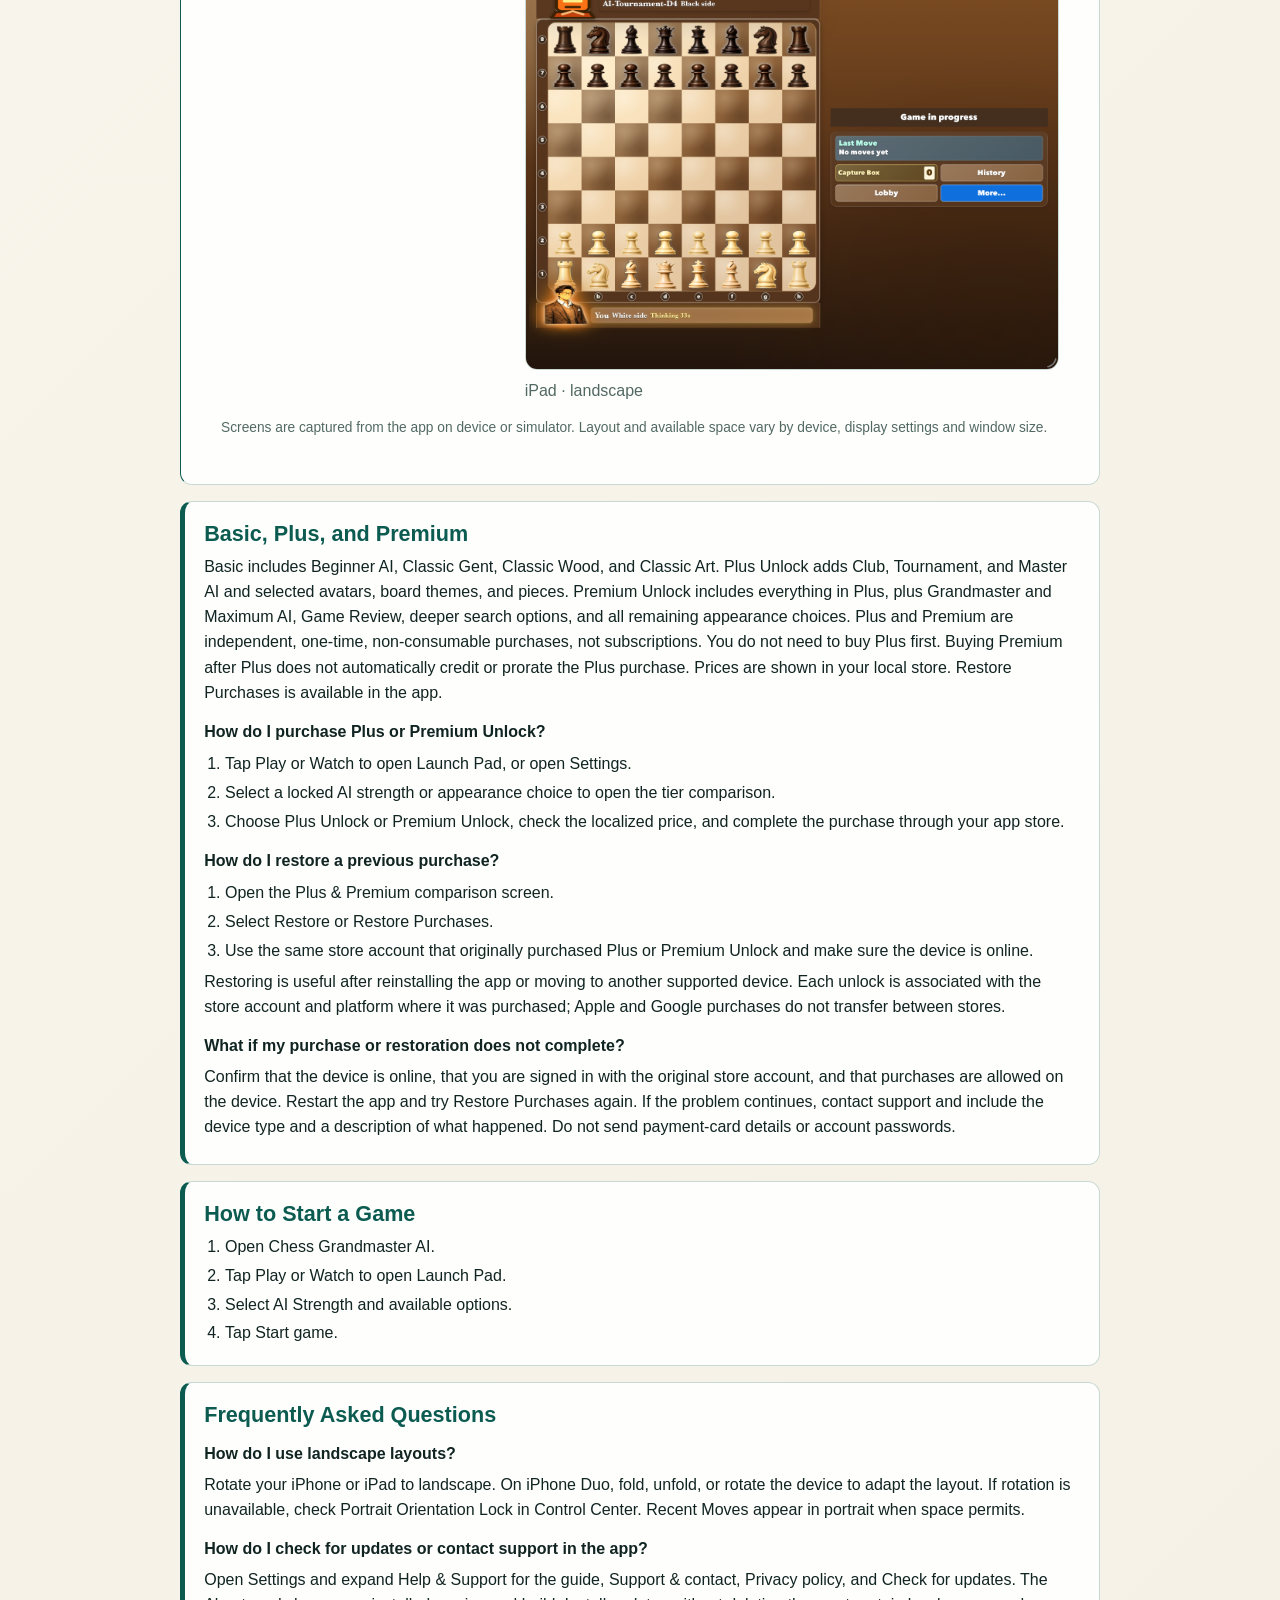
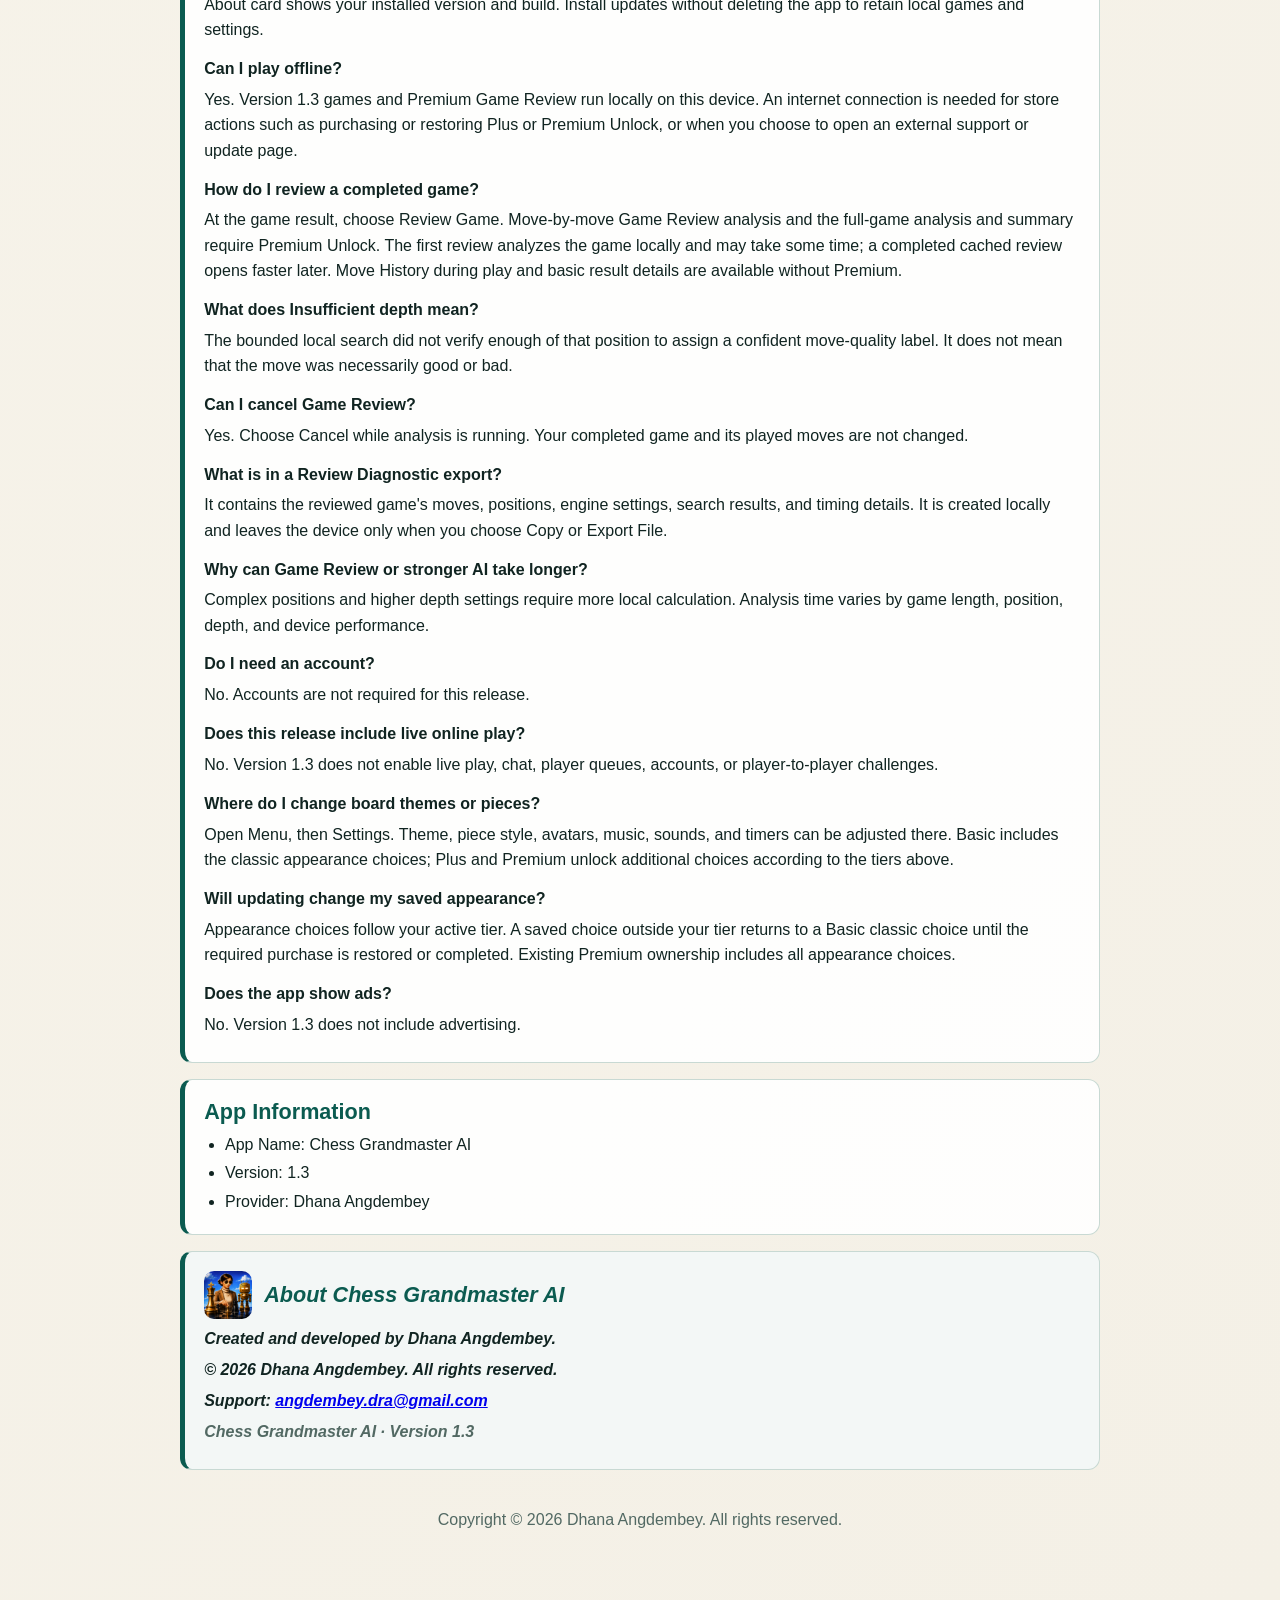
<file: docs/support/index.html>
<!doctype html>
<html lang="en">
  <head>
    <meta charset="utf-8">
    <meta name="viewport" content="width=device-width, initial-scale=1">
    <title>Support - Chess Grandmaster AI</title>
    <meta name="description" content="Version 1.3 support, landscape help, Plus and Premium purchase guidance, and FAQ for Chess Grandmaster AI.">
    <link rel="icon" type="image/png" href="../assets/app-icon.png">
    <link rel="apple-touch-icon" href="../assets/app-icon.png">
    <meta property="og:title" content="Support - Chess Grandmaster AI">
    <meta property="og:description" content="Version 1.3 support, landscape help, Plus and Premium purchase guidance, and FAQ for Chess Grandmaster AI.">
    <meta property="og:image" content="https://angdembey.github.io/chess-grandmaster-site/assets/app-icon.png">
    <link rel="canonical" href="https://angdembey.github.io/chess-grandmaster-site/support/">
    <meta property="og:url" content="https://angdembey.github.io/chess-grandmaster-site/support/">
    <meta property="og:type" content="website">
    <link rel="stylesheet" href="../styles.css">
  </head>
  <body>
    <a class="skip-link" href="#main-content">Skip to content</a>
    <div class="page">
      <header class="support-hero">
        <div class="support-hero-copy">
          <p class="eyebrow">Chess Grandmaster AI</p>
          <h1>Support</h1>
          <p class="summary">
            Help, purchases, FAQ, and contact information for Chess Grandmaster AI.
          </p>
          <nav aria-label="Site navigation">
            <a href="../">Home</a>
            <a href="../privacy/">Privacy Policy</a>
          </nav>
        </div>
        <a class="support-app-icon" href="../" aria-label="Visit the Chess Grandmaster AI home page">
          <img src="../assets/app-icon.png" alt="Chess Grandmaster AI app icon" width="512" height="512">
        </a>
      </header>

      <main id="main-content">
        <section>
          <h2>Contact Support</h2>
          <div class="contact-card">
            <p>Email:</p>
            <p><a href="mailto:angdembey.dra@gmail.com">angdembey.dra@gmail.com</a></p>
          </div>
        </section>

        <section>
          <h2>About This Release</h2>
          <p>
            Chess Grandmaster AI version 1.3 is an offline chess practice, review, and study app. Play against the built-in chess engine or watch engines play automatically. No account is required for normal gameplay.
          </p>
        </section>

        <section>
          <h2>What&apos;s New in Version 1.3</h2>
          <ul>
            <li>Landscape play on iPhone, iPad, and iPhone Duo, folded or unfolded.</li>
            <li>Larger portrait boards, clearer Last Move details, and Recent Moves when space permits.</li>
            <li>Game Review with responsive board, readable analysis, and move navigation.</li>
            <li>Plus Unlock adds Club, Tournament, and Master AI and selected appearance choices.</li>
            <li>Premium includes everything in Plus, plus Grandmaster, Maximum, Game Review, and all remaining appearance choices.</li>
            <li>Settings includes Help &amp; Support, privacy and update links, and version/build information.</li>
          </ul>
          <p>
            The built-in engine is designed for offline practice and study. Its suggestions and review labels are not guaranteed perfect tournament play.
          </p>
        </section>

        <section class="showcase" aria-labelledby="responsive-previews-title">
          <p class="eyebrow dark">Version 1.3</p>
          <h2 id="responsive-previews-title">Layouts that adapt as you play</h2>
          <p>Portrait and landscape layouts make better use of the available screen. iPhone Duo supports folded and unfolded views, while iPad keeps the board and controls comfortably arranged.</p>
          <div class="responsive-previews">
            <figure><a href="../assets/media/v1.3/duo-folded-portrait.png"><img src="../assets/media/v1.3/duo-folded-portrait.png" alt="Version 1.3 active chess game on folded iPhone Duo in portrait" loading="lazy"></a><figcaption>Folded iPhone Duo · portrait</figcaption></figure>
            <figure><a href="../assets/media/v1.3/duo-folded-landscape.png"><img src="../assets/media/v1.3/duo-folded-landscape.png" alt="Version 1.3 active chess game on folded iPhone Duo in landscape with board and action panel side by side" loading="lazy"></a><figcaption>Folded iPhone Duo · landscape</figcaption></figure>
            <figure><a href="../assets/media/v1.3/ipad-landscape.png"><img src="../assets/media/v1.3/ipad-landscape.png" alt="Version 1.3 iPad landscape game with board and action controls" loading="lazy"></a><figcaption>iPad · landscape</figcaption></figure>
          </div>
          <p class="media-note">Screens are captured from the app on device or simulator. Layout and available space vary by device, display settings and window size.</p>
        </section>

        <section>
          <h2>Basic, Plus, and Premium</h2>
          <p>
            Basic includes Beginner AI, Classic Gent, Classic Wood, and Classic Art. Plus Unlock adds Club, Tournament, and Master AI and selected avatars, board themes, and pieces. Premium Unlock includes everything in Plus, plus Grandmaster and Maximum AI, Game Review, deeper search options, and all remaining appearance choices. Plus and Premium are independent, one-time, non-consumable purchases, not subscriptions. You do not need to buy Plus first. Buying Premium after Plus does not automatically credit or prorate the Plus purchase. Prices are shown in your local store. Restore Purchases is available in the app.
          </p>

          <h3>How do I purchase Plus or Premium Unlock?</h3>
          <ol>
            <li>Tap Play or Watch to open Launch Pad, or open Settings.</li>
            <li>Select a locked AI strength or appearance choice to open the tier comparison.</li>
            <li>Choose Plus Unlock or Premium Unlock, check the localized price, and complete the purchase through your app store.</li>
          </ol>

          <h3>How do I restore a previous purchase?</h3>
          <ol>
            <li>Open the Plus &amp; Premium comparison screen.</li>
            <li>Select Restore or Restore Purchases.</li>
            <li>Use the same store account that originally purchased Plus or Premium Unlock and make sure the device is online.</li>
          </ol>
          <p>
            Restoring is useful after reinstalling the app or moving to another supported device. Each unlock is associated with the store account and platform where it was purchased; Apple and Google purchases do not transfer between stores.
          </p>

          <h3>What if my purchase or restoration does not complete?</h3>
          <p>
            Confirm that the device is online, that you are signed in with the original store account, and that purchases are allowed on the device. Restart the app and try Restore Purchases again. If the problem continues, contact support and include the device type and a description of what happened. Do not send payment-card details or account passwords.
          </p>
        </section>

        <section>
          <h2>How to Start a Game</h2>
          <ol>
            <li>Open Chess Grandmaster AI.</li>
            <li>Tap Play or Watch to open Launch Pad.</li>
            <li>Select AI Strength and available options.</li>
            <li>Tap Start game.</li>
          </ol>
        </section>

        <section>
          <h2>Frequently Asked Questions</h2>
          <h3>How do I use landscape layouts?</h3>
          <p>Rotate your iPhone or iPad to landscape. On iPhone Duo, fold, unfold, or rotate the device to adapt the layout. If rotation is unavailable, check Portrait Orientation Lock in Control Center. Recent Moves appear in portrait when space permits.</p>
          <h3>How do I check for updates or contact support in the app?</h3>
          <p>Open Settings and expand Help &amp; Support for the guide, Support &amp; contact, Privacy policy, and Check for updates. The About card shows your installed version and build. Install updates without deleting the app to retain local games and settings.</p>
          <h3>Can I play offline?</h3>
          <p>Yes. Version 1.3 games and Premium Game Review run locally on this device. An internet connection is needed for store actions such as purchasing or restoring Plus or Premium Unlock, or when you choose to open an external support or update page.</p>

          <h3>How do I review a completed game?</h3>
          <p>At the game result, choose Review Game. Move-by-move Game Review analysis and the full-game analysis and summary require Premium Unlock. The first review analyzes the game locally and may take some time; a completed cached review opens faster later. Move History during play and basic result details are available without Premium.</p>

          <h3>What does Insufficient depth mean?</h3>
          <p>The bounded local search did not verify enough of that position to assign a confident move-quality label. It does not mean that the move was necessarily good or bad.</p>

          <h3>Can I cancel Game Review?</h3>
          <p>Yes. Choose Cancel while analysis is running. Your completed game and its played moves are not changed.</p>

          <h3>What is in a Review Diagnostic export?</h3>
          <p>It contains the reviewed game&apos;s moves, positions, engine settings, search results, and timing details. It is created locally and leaves the device only when you choose Copy or Export File.</p>

          <h3>Why can Game Review or stronger AI take longer?</h3>
          <p>Complex positions and higher depth settings require more local calculation. Analysis time varies by game length, position, depth, and device performance.</p>

          <h3>Do I need an account?</h3>
          <p>No. Accounts are not required for this release.</p>

          <h3>Does this release include live online play?</h3>
          <p>No. Version 1.3 does not enable live play, chat, player queues, accounts, or player-to-player challenges.</p>

          <h3>Where do I change board themes or pieces?</h3>
          <p>Open Menu, then Settings. Theme, piece style, avatars, music, sounds, and timers can be adjusted there. Basic includes the classic appearance choices; Plus and Premium unlock additional choices according to the tiers above.</p>

          <h3>Will updating change my saved appearance?</h3>
          <p>Appearance choices follow your active tier. A saved choice outside your tier returns to a Basic classic choice until the required purchase is restored or completed. Existing Premium ownership includes all appearance choices.</p>

          <h3>Does the app show ads?</h3>
          <p>No. Version 1.3 does not include advertising.</p>
        </section>

        <section>
          <h2>App Information</h2>
          <ul>
            <li>App Name: Chess Grandmaster AI</li>
            <li>Version: 1.3</li>
            <li>Provider: Dhana Angdembey</li>
          </ul>
        </section>
        <section class="about-app-card" aria-label="About Chess Grandmaster AI">
          <h2><img src="../assets/app-icon.png" alt="" width="48" height="48">About Chess Grandmaster AI</h2>
          <p>Created and developed by Dhana Angdembey.</p>
          <p>© 2026 Dhana Angdembey. All rights reserved.</p>
          <p>Support: <a href="mailto:angdembey.dra@gmail.com">angdembey.dra@gmail.com</a></p>
          <p class="about-app-version">Chess Grandmaster AI · Version 1.3</p>
        </section>
      </main>

      <footer>
        <p>Copyright © 2026 Dhana Angdembey. All rights reserved.</p>
      </footer>
    </div>
  </body>
</html>
</file>
<file: docs/styles.css>
:root {
  color-scheme: light;
  --bg: #f4f0e6;
  --ink: #102421;
  --muted: #526963;
  --panel: #ffffff;
  --line: #c8d9d3;
  --brand: #0b5b50;
  --accent: #a11f65;
  --soft: #e8f5f1;
}

* {
  box-sizing: border-box;
}

body {
  margin: 0;
  background:
    radial-gradient(circle at top left, rgba(161, 31, 101, 0.12), transparent 30rem),
    linear-gradient(135deg, #f8f5ec, var(--bg));
  color: var(--ink);
  font-family: -apple-system, BlinkMacSystemFont, "Segoe UI", sans-serif;
  line-height: 1.58;
}

.page {
  width: min(920px, calc(100% - 2rem));
  margin: 0 auto;
  padding: 2rem 0 3rem;
}

header,
main,
footer {
  border-radius: 14px;
}

header {
  padding: 2rem;
  background:
    linear-gradient(135deg, rgba(11, 91, 80, 0.96), rgba(16, 36, 33, 0.95));
  color: #fff;
  box-shadow: 0 18px 42px rgba(16, 36, 33, 0.16);
}

.eyebrow {
  margin: 0 0 0.35rem;
  color: #9ef0ce;
  font-size: 0.82rem;
  font-weight: 800;
  letter-spacing: 0.12em;
  text-transform: uppercase;
}

h1 {
  margin: 0;
  font-size: clamp(2rem, 6vw, 3.2rem);
  line-height: 1.04;
}

.summary {
  max-width: 68ch;
  margin: 1rem 0 0;
  color: rgba(255, 255, 255, 0.86);
  font-size: 1.08rem;
}

nav {
  display: flex;
  flex-wrap: wrap;
  gap: 0.7rem;
  margin-top: 1.4rem;
}

.app-store-button {
  display: inline-flex;
  align-items: center;
  gap: 0.55rem;
  margin-top: 1.4rem;
  padding: 0.55rem 1rem 0.62rem;
  border: 1px solid rgba(255, 255, 255, 0.38);
  border-radius: 10px;
  background: #050706;
  color: #fff;
  font-size: 1.2rem;
  font-weight: 650;
  line-height: 1;
  text-decoration: none;
  transition: transform 160ms ease, box-shadow 160ms ease;
}

.app-store-button:hover {
  transform: translateY(-2px);
  box-shadow: 0 10px 24px rgba(0, 0, 0, 0.24);
}

.app-store-button small {
  display: block;
  margin-bottom: 0.18rem;
  font-size: 0.62rem;
  font-weight: 500;
}

.apple-mark { font-size: 2rem; }

nav a,
.button-link {
  display: inline-flex;
  align-items: center;
  justify-content: center;
  min-height: 42px;
  padding: 0.55rem 0.9rem;
  border-radius: 999px;
  background: #ffffff;
  color: var(--brand);
  font-weight: 800;
  text-decoration: none;
}

main {
  display: grid;
  gap: 1rem;
  margin-top: 1rem;
}

section {
  padding: 1.2rem;
  border: 1px solid var(--line);
  border-left: 5px solid var(--brand);
  border-radius: 12px;
  background: rgba(255, 255, 255, 0.9);
}

h2 {
  margin: 0 0 0.45rem;
  color: var(--brand);
  font-size: 1.35rem;
  line-height: 1.18;
}

h3 {
  margin: 0.85rem 0 0.25rem;
  color: var(--ink);
  font-size: 1rem;
}

p {
  margin: 0.35rem 0;
}

ul,
ol {
  margin: 0.45rem 0 0;
  padding-left: 1.3rem;
}

li + li {
  margin-top: 0.22rem;
}

.notice {
  border-left-color: var(--accent);
  background: linear-gradient(135deg, #fff, var(--soft));
}

.contact-card {
  display: grid;
  gap: 0.25rem;
  padding: 0.9rem;
  border: 1px solid var(--line);
  border-radius: 10px;
  background: var(--soft);
}

.contact-card a {
  color: var(--accent);
  font-weight: 800;
}

.support-hero {
  display: grid;
  grid-template-columns: minmax(0, 1fr) 138px;
  gap: 1.5rem;
  align-items: center;
  overflow: hidden;
}

.support-app-icon {
  display: block;
  border-radius: 24px;
  box-shadow: 0 20px 44px rgba(0, 0, 0, 0.32);
}

.support-app-icon img {
  display: block;
  width: 100%;
  height: auto;
  border-radius: inherit;
}

.release-media {
  overflow: hidden;
}

.release-video-layout {
  display: grid;
  grid-template-columns: minmax(0, 1fr) minmax(240px, 310px);
  gap: clamp(1rem, 4vw, 2rem);
  align-items: center;
  margin: 1.2rem 0 1.6rem;
  padding: clamp(1rem, 3vw, 1.5rem);
  border-radius: 14px;
  background: linear-gradient(145deg, var(--soft), #fff);
}

.release-video-copy h3 {
  margin-top: 0;
  color: var(--brand);
  font-size: 1.25rem;
}

.release-video-frame {
  margin: 0;
  padding: 0.55rem;
  border-radius: 26px;
  background: #071b24;
  color: rgba(255, 255, 255, 0.78);
  box-shadow: 0 20px 40px rgba(16, 36, 33, 0.2);
}

.release-video-frame video {
  display: block;
  width: 100%;
  height: auto;
  aspect-ratio: 720 / 1564;
  border-radius: 19px;
  background: #071018;
}

.release-video-frame figcaption {
  padding: 0.55rem 0.35rem 0.15rem;
  font-size: 0.78rem;
  text-align: center;
}

.release-gallery {
  display: grid;
  gap: 1rem;
  margin: 0.65rem 0 1.5rem;
  padding: 0.35rem 0 0.8rem;
  overflow-x: auto;
  scroll-snap-type: x mandatory;
  scrollbar-color: var(--brand) var(--soft);
}

.release-gallery-phone {
  grid-template-columns: repeat(4, minmax(190px, 1fr));
}

.release-gallery-tablet {
  grid-template-columns: repeat(3, minmax(240px, 1fr));
}

.release-shot {
  margin: 0;
  color: var(--muted);
  font-size: 0.82rem;
  font-weight: 700;
  text-align: center;
  scroll-snap-align: start;
}

.release-shot a {
  display: block;
  overflow: hidden;
  border: 5px solid #12221f;
  background: #12221f;
  box-shadow: 0 16px 30px rgba(16, 36, 33, 0.16);
  transition: transform 160ms ease, box-shadow 160ms ease;
}

.release-shot a:hover {
  transform: translateY(-2px);
  box-shadow: 0 20px 34px rgba(16, 36, 33, 0.22);
}

.phone-shot a {
  border-radius: 24px;
}

.tablet-shot a {
  border-radius: 18px;
}

.release-shot img {
  display: block;
  width: 100%;
  height: auto;
}

.release-shot figcaption {
  padding: 0.55rem 0.25rem 0;
}

.media-note {
  color: var(--muted);
  font-size: 0.86rem;
}

footer {
  margin-top: 1rem;
  padding: 1rem;
  color: var(--muted);
  text-align: center;
}

.marketing-page {
  width: min(1080px, calc(100% - 2rem));
}

.marketing-hero {
  display: grid;
  grid-template-columns: minmax(0, 1fr) minmax(180px, 260px);
  gap: 2rem;
  align-items: center;
  min-height: 460px;
  overflow: hidden;
  background:
    radial-gradient(circle at 82% 26%, rgba(255, 219, 104, 0.34), transparent 10rem),
    radial-gradient(circle at 76% 78%, rgba(161, 31, 101, 0.28), transparent 18rem),
    linear-gradient(135deg, #063f3c, #071b24 58%, #201143);
}

.marketing-hero h1 {
  max-width: 100%;
  color: #ffffff;
  font-size: clamp(2.4rem, 4.7vw, 3rem);
  line-height: 1.02;
  letter-spacing: -0.025em;
  text-wrap: balance;
}

.hero-copy {
  max-width: 720px;
}

.hero-download-row {
  display: grid;
  gap: 0.8rem;
  margin-top: 1.4rem;
}

.hero-download-row .app-store-button {
  margin-top: 0;
}

.store-buttons,
.hero-qr-options,
.download-qr-options {
  display: flex;
  flex-wrap: wrap;
  gap: 0.8rem;
  align-items: center;
}

.google-play-mark {
  display: grid;
  flex: 0 0 2rem;
  place-items: center;
}

.google-play-mark svg {
  display: block;
  width: 1.8rem;
  height: 2rem;
}

body[data-platform="android"] .store-option-ios,
body[data-platform="ios"] .store-option-android {
  display: none;
}

.hero-icon {
  display: grid;
  place-items: center;
}

.hero-icon img {
  display: block;
  width: min(100%, 220px);
  border-radius: 28px;
  box-shadow: 0 28px 70px rgba(0, 0, 0, 0.38);
}

.hero-mini-qr {
  display: grid;
  grid-template-columns: 76px minmax(0, 1fr);
  gap: 0.7rem;
  align-items: center;
  width: min(100%, 280px);
  min-height: 92px;
  padding: 0.45rem 0.7rem 0.45rem 0.45rem;
  border: 1px solid rgba(255, 255, 255, 0.58);
  border-radius: 13px;
  background: rgba(255, 255, 255, 0.96);
  color: var(--brand);
  text-decoration: none;
  box-shadow: 0 14px 34px rgba(0, 0, 0, 0.24);
  transition: transform 160ms ease, box-shadow 160ms ease;
}

.hero-mini-qr:hover {
  transform: translateY(-2px);
  box-shadow: 0 18px 38px rgba(0, 0, 0, 0.3);
}

.hero-mini-qr-image {
  display: block;
  width: 76px;
  height: 76px;
  overflow: hidden;
  border-radius: 7px;
  background: #fff;
}

.hero-mini-qr-image img {
  display: block;
  width: 100%;
  height: 100%;
  object-fit: contain;
}

.hero-mini-qr strong,
.hero-mini-qr small {
  display: block;
}

.hero-mini-qr strong {
  font-size: 0.93rem;
  line-height: 1.15;
}

.hero-mini-qr small {
  margin-top: 0.25rem;
  color: var(--muted);
  font-size: 0.68rem;
  line-height: 1.25;
}

.feature-grid {
  display: grid;
  grid-template-columns: repeat(3, minmax(0, 1fr));
  gap: 0.8rem;
  padding: 0;
  border: 0;
  background: transparent;
}

.feature-grid article {
  min-height: 190px;
  padding: 1.15rem;
  border: 1px solid rgba(11, 91, 80, 0.22);
  border-radius: 12px;
  background:
    linear-gradient(145deg, rgba(255, 255, 255, 0.96), rgba(232, 245, 241, 0.94));
  box-shadow: 0 12px 32px rgba(16, 36, 33, 0.08);
}

.feature-grid span {
  display: inline-block;
  margin-bottom: 0.55rem;
  color: var(--accent);
  font-size: 0.84rem;
  font-weight: 900;
  letter-spacing: 0.1em;
  text-transform: uppercase;
}

.showcase {
  padding: clamp(1.25rem, 4vw, 2.5rem);
  overflow: hidden;
  border-left-width: 1px;
}

.section-heading { max-width: 620px; }
.section-heading h2 { font-size: clamp(1.7rem, 4vw, 2.5rem); }
.eyebrow.dark { color: var(--accent); }

.screen-gallery {
  display: grid;
  grid-template-columns: repeat(6, minmax(245px, 1fr));
  gap: clamp(0.8rem, 2vw, 1.35rem);
  align-items: end;
  margin-top: 2rem;
  padding: 1rem 0 2rem;
  overflow-x: auto;
  scroll-snap-type: x mandatory;
  scrollbar-color: var(--brand) var(--soft);
}

.app-screenshot {
  margin: 0;
  overflow: hidden;
  border: 7px solid #12221f;
  border-radius: 32px;
  background: #12221f;
  box-shadow: 0 24px 45px rgba(16, 36, 33, 0.2);
  scroll-snap-align: start;
}

.app-screenshot img {
  display: block;
  width: 100%;
  height: auto;
}

.promo-gallery {
  display: grid;
  grid-template-columns: repeat(2, minmax(0, 1fr));
  gap: clamp(1.25rem, 3vw, 2rem);
  align-items: start;
  margin-top: 2rem;
}

.promo-feature {
  margin: 0;
  overflow: hidden;
  border: 1px solid rgba(11, 91, 80, 0.22);
  border-radius: 24px;
  background: #fff;
  box-shadow: 0 20px 42px rgba(16, 36, 33, 0.14);
}

.promo-feature img {
  display: block;
  width: 100%;
  height: auto;
}

.promo-feature figcaption {
  margin: 0;
  padding: 1rem 1.1rem 1.15rem;
  color: var(--muted);
  font-size: 0.95rem;
}

.promo-feature figcaption strong {
  color: var(--ink);
}

.phone-preview {
  min-height: 500px;
  padding: 1rem;
  overflow: hidden;
  border: 7px solid #12221f;
  border-bottom-width: 12px;
  border-radius: 32px;
  color: #fff;
  box-shadow: 0 24px 45px rgba(16, 36, 33, 0.2);
}

.phone-preview:nth-child(2) { transform: translateY(-1rem); }
.phone-blue { background: linear-gradient(160deg, #157ad0, #062c63); }
.phone-purple { background: linear-gradient(160deg, #722e9b, #251154); }
.phone-board { background: #102b29; }
.phone-top { display: flex; justify-content: space-between; font-size: 0.68rem; opacity: 0.8; }
.preview-copy { padding: 3.5rem 0.4rem 1.2rem; }
.preview-copy small { color: #ffd464; font-weight: 900; letter-spacing: 0.12em; }
.preview-copy h3 { margin-top: 0.6rem; color: #fff; font-size: 1.65rem; line-height: 1.05; }
.preview-copy p { color: rgba(255,255,255,0.76); }
.level-list { display: grid; gap: 0.65rem; margin-top: 1.2rem; }
.level-list span { display: flex; justify-content: space-between; padding: 0.75rem; border: 1px solid rgba(255,255,255,0.22); border-radius: 10px; background: rgba(255,255,255,0.1); font-size: 0.84rem; }
.level-list b { color: #ffd464; }
.match-row { display: flex; justify-content: space-between; gap: 0.35rem; margin: 3rem 0 1rem; font-size: 0.75rem; }
.match-row b { color: #ffd464; }
.chessboard { display: grid; grid-template-columns: repeat(8, 1fr); aspect-ratio: 1; overflow: hidden; border: 3px solid #e7c99a; border-radius: 4px; background: #f0d9b5; }
.chessboard span { display: grid; place-items: center; color: #102421; font-family: Georgia, serif; font-size: clamp(1rem, 2.5vw, 1.75rem); line-height: 1; }
.chessboard span:nth-child(16n + 2), .chessboard span:nth-child(16n + 4), .chessboard span:nth-child(16n + 6), .chessboard span:nth-child(16n + 8), .chessboard span:nth-child(16n + 9), .chessboard span:nth-child(16n + 11), .chessboard span:nth-child(16n + 13), .chessboard span:nth-child(16n + 15) { background: #5d9b7f; }
.turn-label { margin-top: 1rem; color: #b8e8d2; text-align: center; }
.lesson-card { position: relative; min-height: 210px; margin-top: 2rem; padding: 1.2rem; border: 1px solid rgba(255,255,255,0.2); border-radius: 18px; background: radial-gradient(circle at 70% 70%, rgba(255,212,100,0.3), transparent 8rem), rgba(255,255,255,0.1); }
.lesson-card b, .lesson-card span { display: block; }
.lesson-card span { color: rgba(255,255,255,0.7); font-size: 0.8rem; }
.play-circle { position: absolute; right: 1.2rem; bottom: 1.2rem; display: grid; place-items: center; width: 58px; height: 58px; border-radius: 50%; background: #ffd464; color: #251154; }

.download-card {
  display: grid;
  grid-template-columns: minmax(0, 1fr) auto;
  gap: 2rem;
  align-items: center;
  padding: clamp(1.5rem, 5vw, 3rem);
  border: 0;
  background: linear-gradient(135deg, #063f3c, #071b24 58%, #201143);
  color: #fff;
  box-shadow: 0 18px 42px rgba(16, 36, 33, 0.16);
}

.download-card h2 { max-width: 13ch; color: #fff; font-size: clamp(1.8rem, 4vw, 2.7rem); }
.download-card p:not(.eyebrow) { max-width: 48ch; color: rgba(255,255,255,0.76); }
.app-store-button.light { border-color: #fff; }
.download-buttons { margin-top: 1.4rem; }
.download-buttons .app-store-button { margin-top: 0; }
.download-qr-options { justify-content: end; }
.qr-wrap { display: grid; gap: 0.45rem; place-items: center; padding: 0.7rem 0.7rem 0.55rem; border-radius: 15px; background: #fff; color: var(--ink); font-size: 0.72rem; font-weight: 800; text-decoration: none; }
.qr-wrap img { display: block; width: 210px; height: auto; }
.qr-caption,
.qr-caption strong,
.qr-caption small { display: block; text-align: center; }
.qr-caption small { color: var(--muted); font-weight: 650; }

@media (max-width: 720px) {
  .support-hero {
    grid-template-columns: minmax(0, 1fr) 104px;
  }

  .support-app-icon {
    border-radius: 18px;
  }

  .release-video-layout {
    grid-template-columns: 1fr;
  }

  .release-video-frame {
    width: min(100%, 300px);
    justify-self: center;
  }

  .release-gallery-phone {
    grid-template-columns: repeat(4, 190px);
  }

  .release-gallery-tablet {
    grid-template-columns: repeat(3, 240px);
  }

  .marketing-hero {
    grid-template-columns: 1fr;
    gap: 1.25rem;
    min-height: auto;
  }

  .marketing-hero h1 {
    max-width: 100%;
  }

  .hero-icon {
    justify-content: start;
  }

  .hero-icon img {
    width: 148px;
    border-radius: 22px;
  }

  .feature-grid {
    grid-template-columns: 1fr;
  }

  .screen-gallery { grid-template-columns: repeat(6, 245px); }
  .promo-gallery { grid-template-columns: 1fr; }
  .phone-preview { min-height: 460px; scroll-snap-align: center; }
  .phone-preview:nth-child(2) { transform: none; }
  .download-card { grid-template-columns: 1fr; }
  .hero-qr-options,
  .download-qr-options { display: none; }
}

@media (max-width: 560px) {
  .page {
    width: min(100% - 1rem, 920px);
    padding-top: 0.5rem;
  }

  header {
    padding: 1.35rem;
  }

  .support-hero {
    grid-template-columns: 1fr;
  }

  .support-app-icon {
    width: 92px;
    grid-row: 1;
  }

  .support-hero-copy {
    grid-row: 2;
  }

  section {
    padding: 1rem;
  }
}

/* Version 1.3 release additions. */
.tier-grid { display: grid; grid-template-columns: repeat(3, minmax(0, 1fr)); gap: 1rem; }
.tier-grid article { min-width: 0; padding: 1rem; border: 1px solid var(--line); border-radius: 12px; background: var(--soft); }
.tier-grid h3 { margin-top: 0; }
.tier-grid ul { padding-left: 1.2rem; }
.about-app-card { border-left: 5px solid var(--brand); background: color-mix(in srgb, var(--brand) 5%, white); font-style: italic; font-weight: 750; overflow-wrap: anywhere; }
.about-app-card h2 { display: flex; align-items: center; gap: 0.75rem; }
.about-app-card img { flex: 0 0 48px; border-radius: 10px; }
.about-app-version { color: var(--muted); }
.responsive-previews { display: grid; grid-template-columns: minmax(0, 0.7fr) minmax(0, 1.3fr); align-items: start; gap: 1rem; }
.responsive-previews figure { min-width: 0; margin: 0; }
.responsive-previews figure:first-child { grid-row: span 2; }
.responsive-previews img { display: block; width: 100%; height: auto; border: 1px solid var(--line); border-radius: 12px; }
.responsive-previews figcaption { padding: 0.5rem 0; color: var(--muted); }
@media (max-width: 720px) { .tier-grid, .responsive-previews { grid-template-columns: minmax(0, 1fr); } .responsive-previews figure:first-child { grid-row: auto; max-width: 350px; justify-self: center; } }

.shot-grid { display: grid; grid-template-columns: repeat(2, minmax(0, 1fr)); gap: 1rem; }
.shot-grid figure { min-width: 0; margin: 0; }
.shot-grid img { display: block; width: 100%; height: auto; border: 1px solid var(--line); border-radius: 12px; }
.shot-grid figcaption { padding: 0.5rem 0; color: var(--muted); }
@media (max-width: 720px) { .shot-grid { grid-template-columns: minmax(0, 1fr); } }

/* Keyboard access and narrow-screen support for the release pages. */
.skip-link { position: absolute; left: 1rem; top: -8rem; z-index: 10; padding: .75rem 1rem; background: white; color: var(--brand); border-radius: .5rem; }
.skip-link:focus { top: 1rem; }
a:focus-visible, video:focus-visible { outline: 3px solid #b54b10; outline-offset: 4px; }
.contact-card a { overflow-wrap: anywhere; }
@media (prefers-reduced-motion: reduce) { *, *::before, *::after { scroll-behavior: auto !important; transition: none !important; } }

@media (max-width: 420px) {
  .support-hero { grid-template-columns: minmax(0, 1fr); padding: 1.25rem; }
  .support-app-icon { width: 80px; }
  .hero-mini-qr, .download-card, .download-copy { min-width: 0; }
}
</file>
